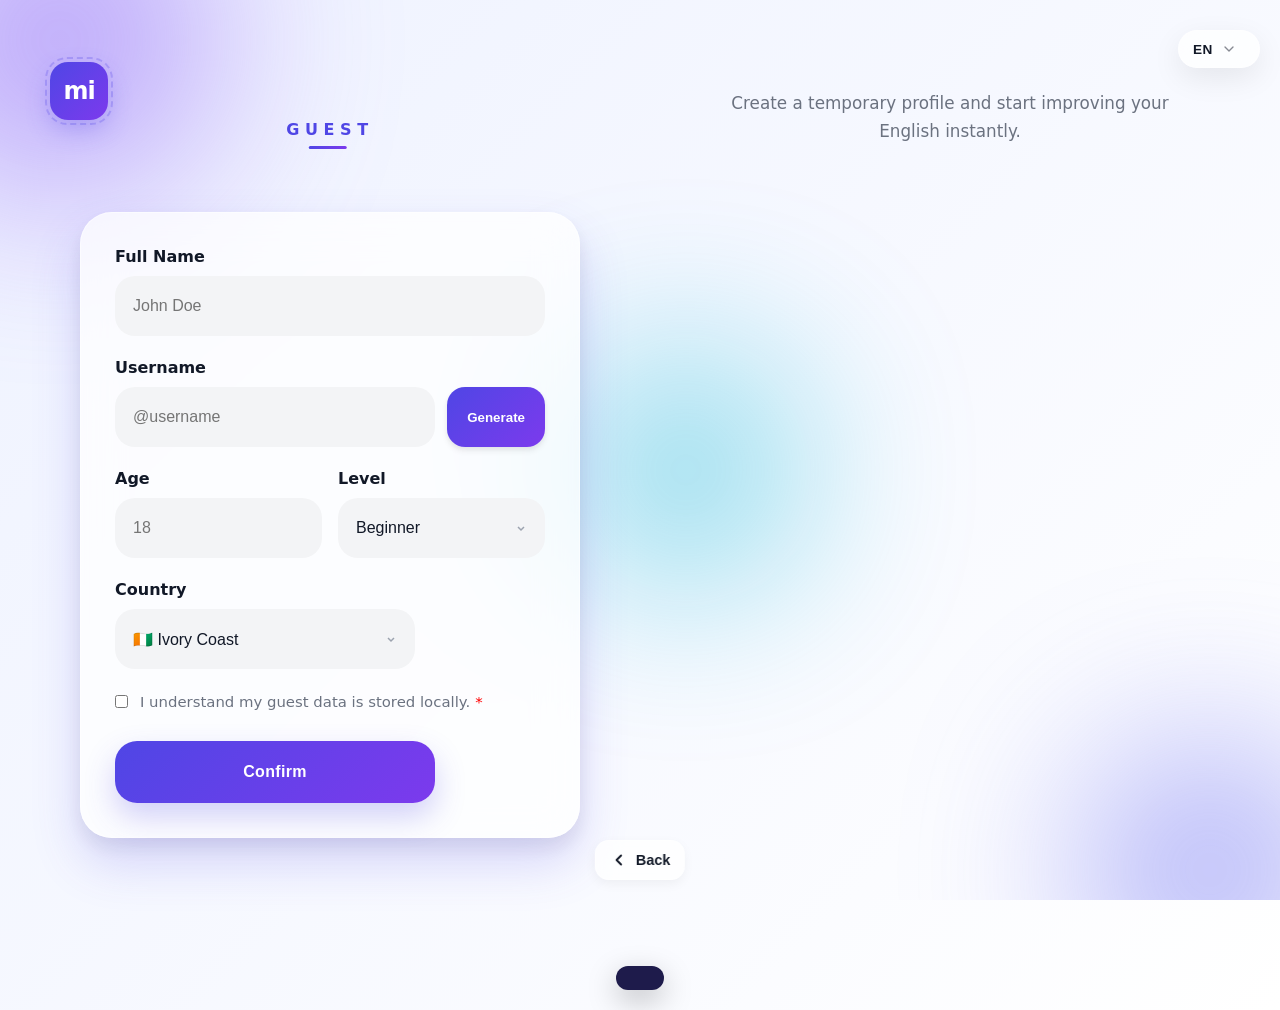
<file: guest.html>
<!DOCTYPE html>
<html lang="en">

<head>

<meta charset="UTF-8">
<meta name="viewport" content="width=device-width, initial-scale=1.0">

<title>miTEST - Guest Setup</title>

<link rel="stylesheet" href="Guest/style.css">

</head>

<body>

<!-- Floating Background -->
<div class="bg-blobs">

    <div class="blob blob-1"></div>
    <div class="blob blob-2"></div>
    <div class="blob blob-3"></div>

</div>
<!-- OFFLINE -->
<div
    class="network-toast offline"
    id="offlineBanner">

    <div class="toast-icon">📡</div>

    <div class="toast-content">
        <h4 data-i18n="BackOffTitle">Network issues</h4>
        <p data-i18n="BackOffText">You are offline — but miTEST still works!</p>
    </div>

</div>

<!-- ONLINE -->
<div
    class="network-toast online"
    id="onlineBanner">

    <div class="toast-icon">✓</div>

    <div class="toast-content">
        <h4 data-i18n="BackOnTitle">Back online</h4>
        <p data-i18n="BackOnText">Your connection has been restored!</p>
    </div>

</div>

<!-- Generate Toast Notification -->
<div id="btnToast" class="btn-toast" role="status" aria-live="polite"></div>

<!-- Back Toast Notification -->
<div id="guestToast" class="guest-toast" role="status" aria-live="polite"></div>

<main class="guest-page">
  
<!-- HERO -->
<section class="hero">
        <!-- Logo -->
        <div class="logo-area">

            <div class="logo-icon">
                mi
            </div>

        </div>

        <!-- Center Text -->
        <div class="text-area">

            <div
                class="pg-text"
                aria-hidden="true"
            data-i18n="guestHead">
                GUEST
            </div>

        </div>
     <!-- Language Switcher -->
        <div class="language-switcher" id="languageSwitcher">

            <button
                class="lang-trigger"
                id="langTrigger"
                aria-label="Change language"
                aria-expanded="false"
                type="button">

                <span class="lang-label">EN</span>

                <svg class="lang-chevron" viewBox="0 0 24 24" aria-hidden="true">

                    <path
                        d="M6 9L12 15L18 9"
                        fill="none"
                        stroke="currentColor"
                        stroke-width="2"
                        stroke-linecap="round"
                        stroke-linejoin="round"
                    />

                </svg>

            </button>

<!-- language Dropdown -->
<div class="lang-dropdown" id="langDropdown">
  <div class="lang-dropdown-header">
    <span class="lang-icon-wrapper">
      <svg class="lang-icon" viewBox="0 0 24 24" fill="none" xmlns="http://www.w3.org/2000/svg">
        <circle cx="12" cy="12" r="10" stroke="currentColor" stroke-width="1.5"/>
        <ellipse cx="12" cy="12" rx="4" ry="10" stroke="currentColor" stroke-width="1.5"/>
        <path d="M2 12h20M12 2v20" stroke="currentColor" stroke-width="1.5" stroke-linecap="round"/>
      </svg>
    </span>
    <p class="lang-dropdown-text" data-i18n="langDropdownTx">Choose language</p>
  </div>

  <div class="lang-options-divider"></div>

  <button class="lang-option active" data-lang="en" type="button">
    <span class="lang-flag">🇬🇧</span>
    <span class="lang-option-text" data-i18n="EnlangCH">English</span>
    <span class="lang-check">
      <svg viewBox="0 0 24 24" fill="none" xmlns="http://www.w3.org/2000/svg">
        <path d="M5 13l4 4L19 7" stroke="currentColor" stroke-width="2.5" stroke-linecap="round" stroke-linejoin="round"/>
      </svg>
    </span>
  </button>

  <button class="lang-option" data-lang="fr" type="button">
    <span class="lang-flag">🇫🇷</span>
    <span class="lang-option-text" data-i18n="FrlangCH">Français</span>
    <span class="lang-check">
      <svg viewBox="0 0 24 24" fill="none" xmlns="http://www.w3.org/2000/svg">
        <path d="M5 13l4 4L19 7" stroke="currentColor" stroke-width="2.5" stroke-linecap="round" stroke-linejoin="round"/>
      </svg>
    </span>
  </button>
</div>
</div>
</section>
<!-- Description -->
<p class="tagline" data-i18n="descript"> Create a temporary profile and start improving your English instantly.</p>


    <!-- Right Form -->
    <section class="form-side">

        <div class="form-card">
            <form id="guestForm">

                <!-- Name -->
                <div class="input-group">

                    <label for="fullName" data-i18n="fullName">
                        Full Name
                    </label>

                    <input
                        type="text"
                        id="fullName"
                        name="fullName"
                        class="input-field"
                        placeholder="John Doe"
                        required
                    >

                </div>

                <!-- Username -->
                <div class="input-group">

                    <label for="username" data-i18n="username">
                        Username
                    </label>

                    <div class="username-box">

                        <input
                            type="text"
                            id="username"
                            name="username"
                            class="input-field"
                            placeholder="@username"
                            required data-i18n-placeholder="usernameInput">

                        <button
                            type="button"
                            class="generate-btn"
                            id="generateBtn"
                        data-i18n="generate">
                            Generate
                        </button>

                    </div>

                </div>

                <!-- Age & Level -->
                <div class="double-fields">

                    <div class="input-group">

                        <label for="age" data-i18n="age">
                            Age
                        </label>

                        <input
                            type="number"
                            id="age"
                            name="age"
                            class="input-field"
                            placeholder="18"
                            min="5"
                            max="100"
                        >

                    </div>

                    <div class="input-group">
    <label data-i18n="level">
        Level
    </label>

    <div class="advanced-select-wrapper">
        <div class="advanced-select" tabindex="0">
            <div class="selected-option">
                <span class="selected-text" data-i18n="lvlBg">🌱 Beginner</span>
                <svg class="select-arrow" width="12" height="12" viewBox="0 0 12 12">
                    <path d="M3 5l3 3 3-3" stroke="currentColor" stroke-width="1.5" fill="none"/>
                </svg>
            </div>
            
            <div class="select-dropdown">
                <div class="select-options">
                    <div class="select-option active" data-value="beginner">
                        <span class="option-icon">🌱</span>
                        <div class="option-content">
                            <span class="option-label" data-i18n="lvlBg">Beginner</span>
                            <span class="option-desc">Just getting started</span>
                        </div>
                        <svg class="check-icon" width="16" height="16" viewBox="0 0 16 16">
                            <path d="M13.3 4.3L6 11.6 2.7 8.3" stroke="currentColor" stroke-width="2" fill="none"/>
                        </svg>
                    </div>
                    
                    <div class="select-option" data-value="intermediate">
                        <span class="option-icon">🌿</span>
                        <div class="option-content">
                            <span class="option-label" data-i18n="lvlInter">Intermediate</span>
                            <span class="option-desc">Some experience</span>
                        </div>
                        <svg class="check-icon" width="16" height="16" viewBox="0 0 16 16">
                            <path d="M13.3 4.3L6 11.6 2.7 8.3" stroke="currentColor" stroke-width="2" fill="none"/>
                        </svg>
                    </div>
                    
                    <div class="select-option" data-value="advanced">
                        <span class="option-icon">🌳</span>
                        <div class="option-content">
                            <span class="option-label" data-i18n="lvlAdv">Advanced</span>
                            <span class="option-desc">Expert knowledge</span>
                        </div>
                        <svg class="check-icon" width="16" height="16" viewBox="0 0 16 16">
                            <path d="M13.3 4.3L6 11.6 2.7 8.3" stroke="currentColor" stroke-width="2" fill="none"/>
                        </svg>
                    </div>
                </div>
            </div>
        </div>
        
        <input type="hidden" name="level" value="beginner" class="hidden-input">
    </div>
</div>
</div>

<div class="input-group">
    <label data-i18n="country">
        Country
    </label>

    <div class="advanced-country-select-wrapper">
        <div class="advanced-country-select" tabindex="0">
            <div class="selected-option">
                <span class="selected-text">🇨🇮 Côte d'Ivoire</span>

                <svg class="select-arrow" width="12" height="12" viewBox="0 0 12 12">
                    <path d="M3 5l3 3 3-3"
                          stroke="currentColor"
                          stroke-width="1.5"
                          fill="none"/>
                </svg>
            </div>

            <div class="select-dropdown">

                <div class="select-search">
                    <svg class="search-icon"
                         width="16"
                         height="16"
                         viewBox="0 0 24 24"
                         fill="none"
                         stroke="currentColor"
                         stroke-width="2">
                        <circle cx="11" cy="11" r="8"/>
                        <path d="M21 21l-4.35-4.35"/>
                    </svg>

                    <input type="text"
                           class="search-input"
                           placeholder="Search country..."
                           data-i18n-placeholder="search">
                </div>

                <!-- AUTO GENERATED OPTIONS -->
                <div class="select-options"></div>

                <!-- Only one no-results container now -->
                <div class="no-results" style="display: none;" role="status" aria-live="polite">
                  <div class="no-results-container">

                    <svg class="no-results-icon"
                         viewBox="0 0 24 24"
                         fill="none"
                         stroke="currentColor"
                         stroke-width="1.5"
                         stroke-linecap="round"
                         stroke-linejoin="round"
                         aria-hidden="true">

                      <!-- Globe -->
                      <circle cx="12" cy="12" r="10" class="icon-globe"/>
                      <ellipse cx="12" cy="12" rx="4" ry="10" class="icon-meridian"/>
                      <path d="M2 12h20" class="icon-equator"/>

                      <!-- Face -->
                      <g class="icon-face-group">
                        <path d="M16 16s-1.5-2-4-2-4 2-4 2" class="icon-mouth"/>
                        <line x1="9" y1="9" x2="9.01" y2="9" class="icon-eye"/>
                        <line x1="15" y1="9" x2="15.01" y2="9" class="icon-eye"/>
                      </g>
                    </svg>

                    <div class="no-results-content">
                      <h3 class="no-results-title">
                        No countries found
                      </h3>

                      <p class="no-results-description">
                        Try adjusting your search or filters to find what you're looking for.
                      </p>
                    </div>

                  </div>
                </div>
            </div>
        </div>

        <input type="hidden"
               name="country"
               value="Côte d'Ivoire"
               class="hidden-input">
    </div>
</div>

<div class="checkbox-row">
    <input type="checkbox" id="terms" name="terms" required aria-required="true">
    <label for="terms">
        <span data-i18n="checkMsg">
            I understand my guest data is stored locally.
        </span>
        <span aria-hidden="true" class="required-star">*</span>
    </label>
</div>

                <!-- Button -->
                <button 
                class="start-btn" 
                type="submit" 
                data-i18n="guestBtn" 
                id="btnOverlay">Valider</button>

            </form>

<!-- ADVANCED SUCCESS OVERLAY -->
<div class="success-overlay" id="successOverlay" role="dialog" aria-modal="true" aria-label="Profile created successfully">
  
  <!-- Glass backdrop -->
  <div class="success-backdrop"></div>

  <!-- Main success card -->
  <div class="success-card">
    
    <!-- Animated SVG checkmark -->
    <div class="checkmark-wrapper">
      <svg class="checkmark-svg" viewBox="0 0 100 100" aria-hidden="true">
        <circle class="checkmark-circle" cx="50" cy="50" r="45" />
        <path class="checkmark-path" d="M28 52l16 16 28-32" />
      </svg>
      <div class="checkmark-glow"></div>
    </div>

    <!-- Title -->
    <h2 class="success-title" data-i18n="successTitle">Profile Created! 🎉</h2>
    <p class="success-subtitle" data-i18n="profileCreatedSubtitle">Review your info before continuing</p>

    <!-- Profile summary -->
    <div class="profile-summary">
      <div class="summary-row">
        <span class="summary-label" data-i18n="summaryName">Name</span>
        <span class="summary-value" id="summaryName">—</span>
      </div>
      <div class="summary-row">
        <span class="summary-label" data-i18n="summaryUsername">Username</span>
        <span class="summary-value" id="summaryUsername">—</span>
      </div>
      <div class="summary-row">
        <span class="summary-label" data-i18n="summaryLevel">Level</span>
        <span class="summary-value" id="summaryLevel">—</span>
      </div>
      <div class="summary-row">
        <span class="summary-label" data-i18n="summaryCountry">Country</span>
        <span class="summary-value" id="summaryCountry">—</span>
      </div>
    </div>

    <!-- Countdown progress bar -->
    <div class="redirect-progress">
      <div class="progress-track">
        <div class="progress-fill" id="progressFill"></div>
      </div>
      <span class="progress-text" id="progressText" >Loading summary...</span>
    </div>

    <!-- Action buttons -->
    <div class="success-actions">
      <button class="go-now-btn" id="goNowBtn" type="button">
        <span data-i18n="goDashboard">Go to Home</span>
        <svg viewBox="0 0 24 24" aria-hidden="true">
          <path d="M5 12h14M12 5l7 7-7 7" stroke="currentColor" stroke-width="2" fill="none" stroke-linecap="round" stroke-linejoin="round"/>
        </svg>
      </button>
      <button class="stay-btn" id="stayBtn" type="button">
        <span data-i18n="editInfo">Edit Info</span>
      </button>
    </div>

  </div>
</div>
   </section>

</main>
<!-- Back Button -->
<button
    class="back-trigger"
    id="backBtn"
    aria-label="Go back"
    type="button">

            <svg
                class="back-icon"
                viewBox="0 0 24 24"
                aria-hidden="true">

                <path
                    d="M15 18L9 12L15 6"
                    fill="none"
                    stroke="currentColor"
                    stroke-width="2.5"
                    stroke-linecap="round"
                    stroke-linejoin="round"
                />
            </svg>
            <span class="back-label" data-i18n="back">
                Back
            </span>
        
</button>
<script src="Guest/script.js"></script>

</body>
</html>
</file>
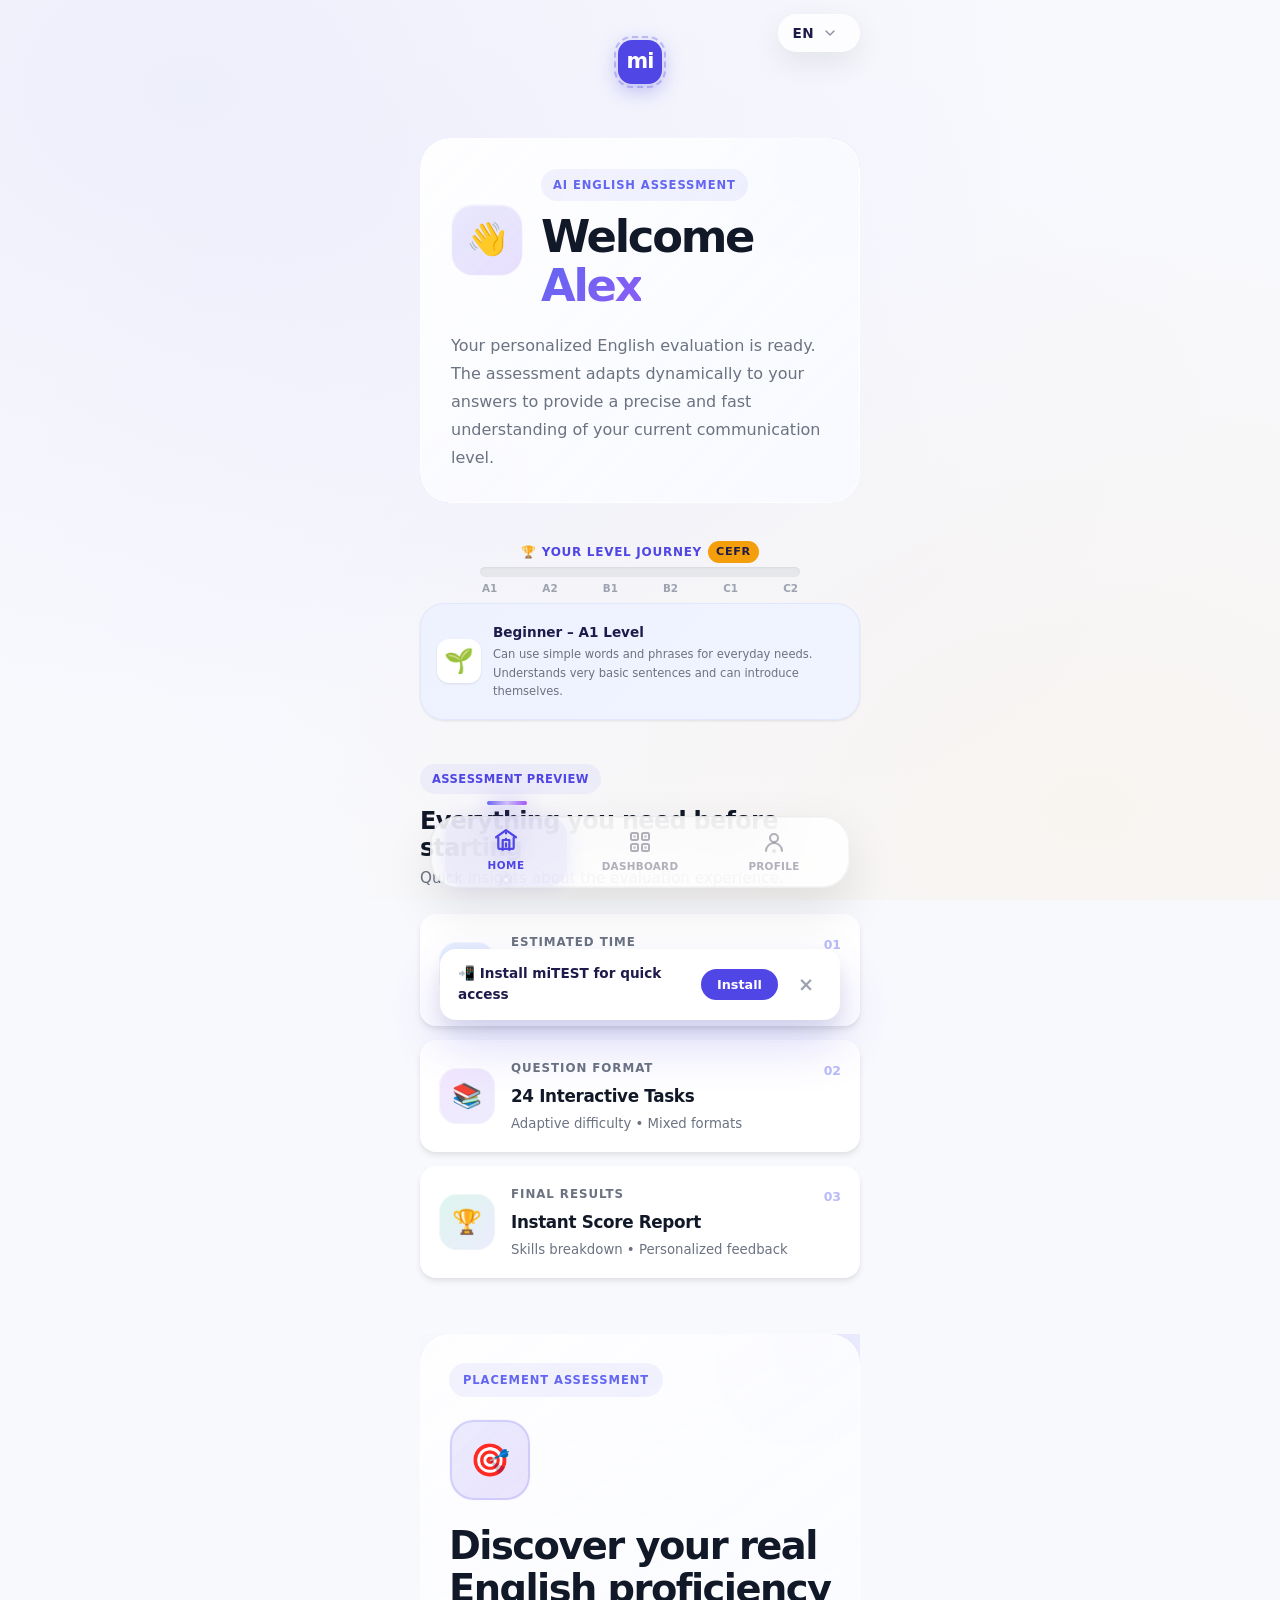
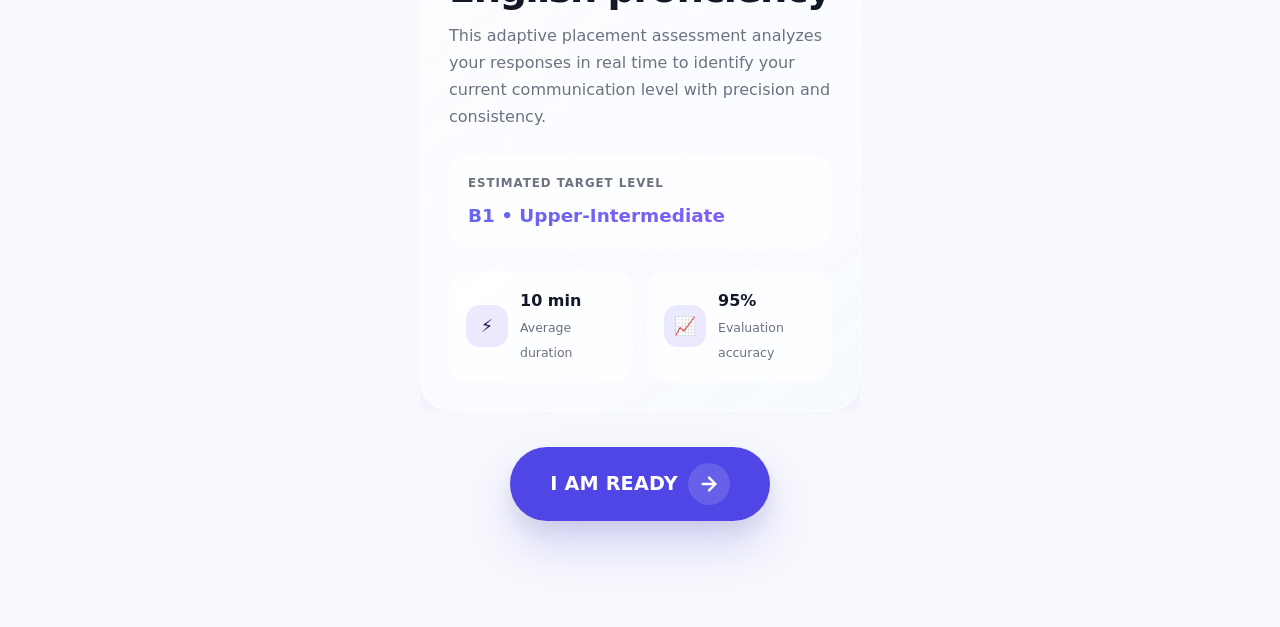
<file: wel.html>
<!DOCTYPE html>
<html lang="en">
<head>
    <meta charset="UTF-8">
    <meta name="viewport" content="width=device-width, initial-scale=1.0">
    <meta name="theme-color" content="#4F46E5">
    <meta name="description" content="miTEST - Discover your English level (A1–C2) with instant feedback and tailored learning suggestions.">
    <meta name="apple-mobile-web-app-capable" content="yes">
    <meta name="apple-mobile-web-app-status-bar-style" content="black-translucent">
    <meta name="apple-mobile-web-app-title" content="miTEST">

    <link rel="manifest" href="[data-uri]">

    <title>miTEST - Discover Your English Level</title>

    <link rel="stylesheet" href="Welcome/style.css">
</head>

<body>
<!-- OFFLINE BANNER -->
<div class="network-toast offline" id="offlineBanner">
    <div class="toast-icon">📡</div>
    <div class="toast-content">
        <h4>Network issues</h4>
        <p>You are offline — but miTEST still works!</p>
    </div>
</div>

<!-- ONLINE BANNER -->
<div class="network-toast online" id="onlineBanner">
    <div class="toast-icon">✓</div>
    <div class="toast-content">
        <h4>Back online</h4>
        <p>Your connection has been restored!</p>
    </div>
</div>

<!-- TOAST -->
<div class="toast" id="toast" aria-live="assertive"></div>

<!-- INSTALL PROMPT -->
<div class="install-prompt" id="installPrompt" aria-live="polite">
    <span data-i18n="installPrompt">📲 Install miTEST for quick access</span>
    <button id="installBtn" data-i18n="installBtn">Install</button>
    <button class="close-prompt" id="closeInstallPrompt" aria-label="Close install prompt">&times;</button>
</div>

<!-- MAIN APP -->
<main class="app-container" role="main">

    <!-- Hero Section -->
    <section class="hero" aria-label="Welcome header">
        <div class="logo-area">
            <div class="logo-icon" aria-hidden="true">mi</div>
        </div>

        <div class="language-switcher" id="languageSwitcher">
            <button
                class="lang-trigger"
                id="langTrigger"
                aria-label="Change language"
                aria-expanded="false"
                type="button">
                <span class="lang-label">EN</span>
                <svg class="lang-chevron" viewBox="0 0 24 24" aria-hidden="true">
                    <path d="M6 9L12 15L18 9" fill="none" stroke="currentColor" stroke-width="2" stroke-linecap="round" stroke-linejoin="round"/>
                </svg>
            </button>

            <!-- Language Dropdown -->
            <div class="lang-dropdown" id="langDropdown">
                <div class="lang-dropdown-header">
                    <span class="lang-icon-wrapper">
                        <svg class="lang-icon" viewBox="0 0 24 24" fill="none" xmlns="http://www.w3.org/2000/svg">
                            <circle cx="12" cy="12" r="10" stroke="currentColor" stroke-width="1.5"/>
                            <ellipse cx="12" cy="12" rx="4" ry="10" stroke="currentColor" stroke-width="1.5"/>
                            <path d="M2 12h20M12 2v20" stroke="currentColor" stroke-width="1.5" stroke-linecap="round"/>
                        </svg>
                    </span>
                    <p class="lang-dropdown-text" data-i18n="langDropdownTx">Choose language</p>
                </div>
                <div class="lang-options-divider"></div>
                <button class="lang-option active" data-lang="en" type="button">
                    <span class="lang-flag">🇬🇧</span>
                    <span class="lang-option-text" data-i18n="EnlangCH">English</span>
                    <span class="lang-check">
                        <svg viewBox="0 0 24 24" fill="none" xmlns="http://www.w3.org/2000/svg">
                            <path d="M5 13l4 4L19 7" stroke="currentColor" stroke-width="2.5" stroke-linecap="round" stroke-linejoin="round"/>
                        </svg>
                    </span>
                </button>
                <button class="lang-option" data-lang="fr" type="button">
                    <span class="lang-flag">🇫🇷</span>
                    <span class="lang-option-text" data-i18n="FrlangCH">Français</span>
                    <span class="lang-check">
                        <svg viewBox="0 0 24 24" fill="none" xmlns="http://www.w3.org/2000/svg">
                            <path d="M5 13l4 4L19 7" stroke="currentColor" stroke-width="2.5" stroke-linecap="round" stroke-linejoin="round"/>
                        </svg>
                    </span>
                </button>
            </div>
        </div>
    </section>

<!-- =========================
     MODERN WELCOME CARD
========================= -->
<section class="welcome-hero" aria-labelledby="welcomeHeading">

    <!-- Ambient Background -->
    <div class="welcome-gradient"></div>
    <div class="welcome-grid"></div>

    <!-- Floating Shapes -->
    <div class="welcome-orb welcome-orb--one"></div>
    <div class="welcome-orb welcome-orb--two"></div>

    <div class="welcome-card">

        <!-- Top Row -->
        <div class="welcome-top">

            <div class="welcome-icon-box" aria-hidden="true">
                👋
            </div>

            <div class="welcome-text-content">

                <span class="welcome-badge">
                    AI English Assessment
                </span>

                <h1 class="welcome-title" id="welcomeHeading">
                    Welcome
                    <span id="guestName" class="welcome-user-name">
                        Alex
                    </span>
                </h1>

            </div>

        </div>

        <!-- Description -->
        <p class="welcome-description" data-i18n="welcomeDesc">
            Your personalized English evaluation is ready.
            The assessment adapts dynamically to your answers
            to provide a precise and fast understanding of your
            current communication level.
        </p>
    </div>

</section>

    <!-- Level Progress Bar -->
    <div class="level-bar-wrap">
        <div class="level-label">
            <span data-i18n="journey">🏆 Your Level Journey</span>
            <span class="badge">CEFR</span>
        </div>
        <div class="progress-bar-outer">
            <div
                class="progress-bar-inner"
                id="progressBar"
                role="progressbar"
                aria-valuenow="0"
                aria-valuemin="0"
                aria-valuemax="100">
            </div>
        </div>
        <div class="cefr-markers">
            <span>A1</span>
            <span>A2</span>
            <span>B1</span>
            <span>B2</span>
            <span>C1</span>
            <span>C2</span>
        </div>
    </div>

    <!-- Level Highlight -->
    <div class="level-highlight" aria-labelledby="level-heading">
        <div class="level-icon-wrap" aria-hidden="true">🌱</div>
        <div class="level-text">
            <h4 id="level-heading" data-i18n="levelTitle">Beginner – A1 Level</h4>
            <p data-i18n="levelDesc">
                Can use simple words and phrases for everyday needs. Understands very basic sentences and can introduce themselves.
            </p>
        </div>
    </div>

<!-- =========================
     SMART TEST OVERVIEW
========================= -->
<section class="exam-overview" aria-labelledby="exam-overview-title">

    <div class="overview-header">
        <span class="overview-badge">Assessment Preview</span>
        <h2 id="exam-overview-title">
            Everything you need before starting
        </h2>
        <p class="overview-subtitle">
            Quick insights about the evaluation experience.
        </p>
    </div>

    <!-- Card 1 -->
    <article class="overview-card">
        <div class="card-glow"></div>

        <div class="card-icon time">
            <span>⏳</span>
        </div>

        <div class="card-content">
            <div class="card-label">Estimated Time</div>
            <div class="card-value">18 Minutes</div>
            <div class="card-meta">
                Flexible pace • Auto-save enabled
            </div>
        </div>

        <div class="card-side-tag">01</div>
    </article>

    <!-- Card 2 -->
    <article class="overview-card">
        <div class="card-glow"></div>

        <div class="card-icon questions">
            <span>📚</span>
        </div>

        <div class="card-content">
            <div class="card-label">Question Format</div>
            <div class="card-value">24 Interactive Tasks</div>
            <div class="card-meta">
                Adaptive difficulty • Mixed formats
            </div>
        </div>

        <div class="card-side-tag">02</div>
    </article>

    <!-- Card 3 -->
    <article class="overview-card">
        <div class="card-glow"></div>

        <div class="card-icon result">
            <span>🏆</span>
        </div>

        <div class="card-content">
            <div class="card-label">Final Results</div>
            <div class="card-value">Instant Score Report</div>
            <div class="card-meta">
                Skills breakdown • Personalized feedback
            </div>
        </div>

        <div class="card-side-tag">03</div>
    </article>

</section>

<!-- =========================
     SMART GOAL SECTION
========================= -->
<section class="level-goal-section" aria-labelledby="goalTitle">

    <!-- Decorative Background -->
    <div class="goal-bg-gradient"></div>
    <div class="goal-bg-circle"></div>

    <div class="level-goal-card">

        <!-- Top Badge -->
        <div class="goal-top-badge">
            Placement Assessment
        </div>

        <!-- Icon -->
        <div class="goal-icon-box" aria-hidden="true">
            <span>🎯</span>
            <div class="goal-icon-ring"></div>
        </div>

        <!-- Content -->
        <div class="goal-content">

            <h2 id="goalTitle" class="goal-main-title">
                Discover your real English proficiency
            </h2>

            <p class="goal-main-description">
                This adaptive placement assessment analyzes your responses
                in real time to identify your current communication level
                with precision and consistency.
            </p>

            <!-- Level Highlight -->
            <div class="goal-level-card">

                <div class="goal-level-label">
                    Estimated Target Level
                </div>

                <div class="goal-level-value">
                    B1 • Upper-Intermediate
                </div>

            </div>

            <!-- Stats -->
            <div class="goal-stats">

                <div class="goal-stat">
                    <span class="goal-stat-icon">⚡</span>
                    <div>
                        <strong>10 min</strong>
                        <small>Average duration</small>
                    </div>
                </div>

                <div class="goal-stat">
                    <span class="goal-stat-icon">📈</span>
                    <div>
                        <strong>95%</strong>
                        <small>Evaluation accuracy</small>
                    </div>
                </div>

            </div>

        </div>

    </div>

</section>

    <!-- CTA Button -->
<button
    class="cta-button"
    id="startTestBtn"
    aria-label="Start the English test">
    <span class="btn-text">I AM READY</span>
    <span class="btn-text-loading" hidden aria-hidden="true">Preparing test...</span>
    <span class="cta-arrow">
        <svg
            xmlns="http://www.w3.org/2000/svg"
            width="22"
            height="22"
            viewBox="0 0 24 24"
            fill="none"
            stroke="currentColor"
            stroke-width="2.5"
            stroke-linecap="round"
            stroke-linejoin="round"
            aria-hidden="true">
            <path d="M5 12h14"/>
            <path d="m12 5 7 7-7 7"/>
        </svg>
        <span class="spinner" hidden aria-hidden="true"></span>
    </span>
</button>

</main>

<!-- Bottom Navigation Bar -->
<nav class="bottom-nav" aria-label="Main navigation">
    <div class="nav-bg-glow"></div>
    
    <div class="nav-item active" data-tab="home" aria-current="page">
        <div class="nav-item-bg"></div>
        <svg class="nav-icon" viewBox="0 0 24 24" fill="none" xmlns="http://www.w3.org/2000/svg">
            <path d="M12 17.99V14.99M12 10.99V11.99M12 4.99V5.99" stroke="currentColor" stroke-width="2" stroke-linecap="round"/>
            <path d="M3 9.5L12 3l9 6.5" stroke="currentColor" stroke-width="2" stroke-linecap="round" stroke-linejoin="round"/>
            <path d="M19 10v9a1 1 0 0 1-1 1H6a1 1 0 0 1-1-1v-9" stroke="currentColor" stroke-width="2" stroke-linecap="round" stroke-linejoin="round"/>
            <path d="M9 21V12h6v9" stroke="currentColor" stroke-width="2" stroke-linecap="round" stroke-linejoin="round"/>
        </svg>
        <span class="nav-label">Home</span>
    </div>

    <div class="nav-item" data-tab="dashboard">
        <div class="nav-item-bg"></div>
        <svg class="nav-icon" viewBox="0 0 24 24" fill="none" xmlns="http://www.w3.org/2000/svg">
            <rect x="3" y="3" width="7" height="7" rx="1.5" stroke="currentColor" stroke-width="2"/>
            <rect x="14" y="3" width="7" height="7" rx="1.5" stroke="currentColor" stroke-width="2"/>
            <rect x="3" y="14" width="7" height="7" rx="1.5" stroke="currentColor" stroke-width="2"/>
            <rect x="14" y="14" width="7" height="7" rx="1.5" stroke="currentColor" stroke-width="2"/>
            <circle cx="6.5" cy="6.5" r="1.5" fill="currentColor" opacity="0.6"/>
            <circle cx="17.5" cy="6.5" r="1.5" fill="currentColor" opacity="0.6"/>
            <circle cx="6.5" cy="17.5" r="1.5" fill="currentColor" opacity="0.6"/>
            <circle cx="17.5" cy="17.5" r="1.5" fill="currentColor" opacity="0.6"/>
        </svg>
        <span class="nav-label">Dashboard</span>
    </div>

    <div class="nav-item" data-tab="profile">
        <div class="nav-item-bg"></div>
        <svg class="nav-icon" viewBox="0 0 24 24" fill="none" xmlns="http://www.w3.org/2000/svg">
            <circle cx="12" cy="8" r="4" stroke="currentColor" stroke-width="2"/>
            <path d="M4 21a8 8 0 0 1 16 0" stroke="currentColor" stroke-width="2" stroke-linecap="round"/>
            <circle cx="12" cy="21" r="2" fill="currentColor" opacity="0.3"/>
        </svg>
        <span class="nav-label">Profile</span>
    </div>

    <!-- Floating pill indicator -->
    <div class="nav-pill" aria-hidden="true">
        <div class="nav-pill-shine"></div>
    </div>
</nav>

<script src="Welcome/script.js"></script>
</body>
</html>
</file>
<file: Guest/style.css>
:root{
    --primary:#4F46E5;
    --secondary:#6366F1;
    --bg:#eef2ff;
    --text:#111827;
    --text-briht:#1118273e;
    --text-light:#6b7280;
    --primary-dark:#3730A3;
    --primary-light:#818CF8;
    
    --no-results-text: #1e293b;
    --no-results-muted: #64748b;
    --no-results-icon: #94a3b8;
    --no-results-bg: transparent;

    --secondary:#7C3AED;

    --accent:#F59E0B;
    --accent-glow:#FCD34D;

    --bg:#f8f9fd;
    --card-bg:rgba(255,255,255,0.72);

    --text-secondary:#6b7280;

    --success:#10B981;
    --info:#3B82F6;
    --danger:#EF4444;

    --border:#e5e7eb;

    --shadow-sm:
        0 1px 3px rgba(0,0,0,0.06),
        0 1px 2px rgba(0,0,0,0.04);

    --shadow:
        0 4px 6px rgba(0,0,0,0.07),
        0 2px 4px rgba(0,0,0,0.04);

    --shadow-lg:
        0 20px 40px rgba(79,70,229,0.15),
        0 8px 16px rgba(0,0,0,0.06);

    --shadow-xl:
        0 25px 50px rgba(79,70,229,0.2),
        0 10px 20px rgba(0,0,0,0.08);

    --radius-sm:12px;
    --radius:18px;
    --radius-lg:24px;
    --radius-xl:32px;

    --font:'Segoe UI',system-ui,sans-serif;

    --transition:0.25s cubic-bezier(0.4,0,0.2,1);
    --bounce: 0.4s cubic-bezier(0.34, 1.56, 0.64, 1);
}
*{
    margin:0;
    padding:0;
    box-sizing:border-box;
}

html{
    scroll-behavior:smooth;
}

body{
    font-family:var(--font);
    background:
        linear-gradient(
            135deg,
            #eef2ff 0%,
            #ffffff 100%
        );

    min-height:100vh;
    overflow-x:hidden;
    color:var(--text);
    position:relative;
    padding-bottom: 110px;
}

/* =========================
   BACKGROUND
========================= */

.bg-blobs{
    position:fixed;
    inset:0;
    overflow:hidden;
    z-index:-1;
    pointer-events:none;
}

.blob{
    position:absolute;
    border-radius:50%;
    filter:blur(90px);
    opacity:0.5;
    animation:float 12s infinite ease-in-out;
}

.blob-1{
    width:320px;
    height:320px;
    background:#8b5cf6;
    top:-120px;
    left:-100px;
}

.blob-2{
    width:260px;
    height:260px;
    background:#6366f1;
    bottom:-100px;
    right:-60px;
}

.blob-3{
    width:220px;
    height:220px;
    background:#06b6d4;
    top:40%;
    left:45%;
}

@keyframes float{
    0%,100%{
        transform:translateY(0px);
    }
    50%{
        transform:translateY(-30px);
    }
}

/* LAYOUT */
.guest-page{
    min-height:100vh;
    display:grid;
    grid-template-columns:1fr 1fr;
    align-items:center;
    gap:60px;
    padding:50px;

    animation: fadeIn 1s ease;
}

/* HERO */
hero {
  display: grid;
  grid-template-columns: 1fr auto 1fr;   /* equal sides, centre auto-sized */
  align-items: center;                   /* vertical alignment */
  width: 100%;
  margin-bottom: 0.5rem;
}

/* CENTER TEXT */
.text-area{
    display:flex;
    justify-content:center;
}

.pg-text{
    font-size:1rem;
    font-weight:800;
    letter-spacing:0.35em;
    color:var(--primary);
    position:relative;
    padding-bottom:10px;
}

/* Underline */
.pg-text::after{
    content:"";
    position:absolute;
    left:50%;
    bottom:0;
    transform:translateX(-56%);
    width:38px;
    height:3px;
    border-radius:999px;
    background:
        linear-gradient(
            90deg,
            var(--primary),
            var(--secondary)
        );
}

.tagline {
  text-align: center;
  max-width: 500px;
  margin: 1.5rem auto 0;   /* top spacing + horizontal centring */
  color: var(--text-secondary);
  line-height: 1.7;
  font-size: 1.05rem;
  opacity: 0;
  animation: fadeInOnce 0.8s ease forwards;
  animation-delay: 0.2s;
}

/* LOGO */
.logo-area{
    display:flex;
    justify-self: start;
    align-items:center;
}

.logo-icon{
    width:58px;
    height:58px;
    border-radius:18px;
    background:
        linear-gradient(
            135deg,
            var(--primary),
            var(--secondary)
        );
    display:flex;
    align-items:center;
    justify-content:center;
    color:white;
    font-size:1.5rem;
    font-weight:900;
    letter-spacing:-1px;
    position:relative;
    box-shadow:
        0 10px 24px rgba(79,70,229,0.28);

    animation:
        logo-float 3s ease-in-out infinite;
}

/* Rotating Ring */
.logo-icon::after{
    content:"";
    position:absolute;
    inset:-5px;
    border-radius:22px;
    border:2px dashed rgba(79,70,229,0.25);
    animation:spin-dash 10s linear infinite;
}

@keyframes fadeInOnce {
    to {
        opacity: 1;
    }
}

/* ANIMATIONS */
@keyframes logo-float{
    0%,100%{
        transform:translateY(0px);
    }
    50%{
        transform:translateY(-8px);
    }
}

@keyframes spin-dash{
    from{
        transform:rotate(0deg);
    }
    to{
        transform:rotate(360deg);
    }
}

/* RESPONSIVE */
@media(max-width:640px){
    .hero{
        grid-template-columns:
            60px
            1fr
            60px;
    }

    .logo-icon{
        width:50px;
        height:50px;
        font-size:1.2rem;
    }

    .tagline{
        font-size:0.96rem;
        padding:0 10px;
    }
    
    .pg-text{
        font-size:1rem;
        letter-spacing:0.35em;
    }

}

/* =========================
   FEATURES
========================= */

.feature-list{
    display:flex;
    flex-direction:column;
    gap:18px;
    margin-top:34px;
}

.feature-item{
    background:rgba(255,255,255,0.55);
    border:1px solid rgba(255,255,255,0.5);
    backdrop-filter:blur(18px);
    padding:18px 22px;
    border-radius:22px;
    font-weight:700;
    transition:var(--transition);
    box-shadow:var(--shadow-sm);

}

.feature-item:hover{
    transform:
        translateY(-4px)
        scale(1.01);
    box-shadow:var(--shadow-lg);
}

/* FORM SIDE */
.form-side{
  margin-top: -20px;
    display:flex;
    justify-content:center;
}

.form-card{
    width:100%;
    max-width:500px;
    background:var(--card-bg);
    border:1px solid rgba(255,255,255,0.5);
    backdrop-filter:blur(20px);
    border-radius:var(--radius-xl);
    padding:34px;
    box-shadow:var(--shadow-xl);
    transition:var(--transition);
}

.form-card:hover{
    transform:translateY(-3px);
}

/* INPUTS */
.input-group{
    margin-bottom:22px;
}

.input-group label{
    display:block;
    margin-bottom:10px;
    font-weight:700;
    color:var(--text);
}

.input-field{
    width:100%;
    height:60px;
    border:none;
    border-radius:20px;
    background:#f3f4f6;
    padding:0 18px;
    font-size:1rem;
    color:var(--text);
    transition:var(--transition);
}

.input-field:hover{
    background:#eef2ff;
}

.input-field:focus{
    outline:none;
    background:white;
    transform:translateY(-2px);
    box-shadow:
        0 0 0 4px rgba(79,70,229,0.14),
        0 8px 20px rgba(79,70,229,0.08);
}

.input-field.generated {
  background: #d9f0e6;
  border-color: #2f9e6b;
  animation: subtlePulse 0.6s ease;
}

@keyframes subtlePulse {
  0% { transform: scale(1); }
  30% { transform: scale(1.02); background: #c3f0da; }
  100% { transform: scale(1); }
}

.input-field.error {
  outline:none;
    background: #ffd5d5;
    transform:translateY(-2px);
    box-shadow:
        0 0 0 4px rgba(79,70,229,0.14),
        0 8px 20px rgba(79,70,229,0.08);
}

/* Layout & Grid */
.double-fields {
  display: grid;
  grid-template-columns: 1fr 1fr;
  gap: 16px;
}

/* Advanced Select - Wrapper & Base */
.advanced-select-wrapper {
  position: relative;
  width: 100%;
  max-width: 300px;
  font-family: -apple-system, BlinkMacSystemFont, 'Segoe UI', Roboto, sans-serif;
}

.advanced-select {
  position: relative;
  cursor: none;
  user-select: none;
}
    
/* Advanced Country Select - Wrapper & Base */
.advanced-country-select-wrapper {
  position: relative;
  width: 100%;
  max-width: 300px;
  font-family: -apple-system, BlinkMacSystemFont, 'Segoe UI', Roboto, sans-serif;
}

.advanced-country-select {
  position: relative;
  cursor: none;
  user-select: none;
}

/* Selected Option */
.selected-option {
  display: flex;
  align-items: center;
  justify-content: space-between;
  padding: 12px 18px;
  background: #f3f4f6;
  border: none;
  border-radius: 20px;
  transition: var(--transition, all 0.3s ease);
  min-height: 60px;
  font-size: 1rem;
  color: var(--text, #2d3748);
}

.selected-option:hover {
  background: #eef2ff;
}

.selected-text {
  color: var(--text);
}

.select-arrow {
  transition: transform 0.3s ease;
  color: #9ca3af;
}

/* Active State - Selected Option */
.advanced-select.active .selected-option {
  background: #fff;
  transform: translateY(-2px);
  box-shadow:
  0 0 0 4px rgba(79, 70, 229, 0.14),
  0 8px 20px rgba(79, 70, 229, 0.08);
}

.advanced-select.active .select-arrow {
  transform: rotate(180deg);
  color: #4f46e5;
}

/* Dropdown */
.select-dropdown {
  position: absolute;
  top: calc(100% + 10px);
  left: 0;
  right: 0;
  background: #fff;
  border: none;
  border-radius: 20px;
  box-shadow:
  0 0 0 4px rgba(79, 70, 229, 0.08),
  0 8px 20px rgba(79, 70, 229, 0.06);
  opacity: 0;
  visibility: hidden;
  transform: translateY(-10px);
  transition: all 0.3s ease;
  z-index: 9999;
  overflow: hidden;
}

.advanced-select.active .select-dropdown {
  opacity: 1;
  visibility: visible;
  transform: translateY(0);
}

/* Options List */
.select-options {
  max-height: 180px;
  overflow-y: auto;
}

.select-option {
  display: flex;
  align-items: center;
  padding: 12px 18px;
  cursor: none;
  margin-bottom: 3px;
  transition: all 0.2s ease;
  gap: 15px;
  border-radius: 12px;
}

.select-option:hover {
  background: #eef2ff;
}

.select-option.active {
  background: #ebf4ff;
  color: #4f46e5;
}

.no-results {
  display: grid;
  place-items: center;
  max-height: 200px;
  padding: 3rem 1.5rem;
  background: var(--no-results-bg);

  animation: fadeIn 0.5s cubic-bezier(.2,.8,.2,1);
}

.no-results-container {
  display: flex;
  flex-direction: column;
  align-items: center;
  gap: 1.25rem;
  max-width: 300px;
  text-align: center;
}

.no-results-container {
  transform: translateY(-10%);
}

.no-results-icon {
  width: 62px;
  height: 62px;
  
  color: var(--no-results-icon);

  transform-origin: center;
  will-change: transform;

  animation:
    float 4s ease-in-out infinite;
}

/* Hover effect */
.no-results-container:hover .no-results-icon {
  transform: scale(1.05) rotate(-4deg);
}

/* SVG Draw Animations */

.icon-globe,
.icon-meridian,
.icon-equator {
  stroke-dasharray: 100;
  stroke-dashoffset: 100;
}

.icon-globe {
  animation:
    draw 1s ease forwards 0.1s,
    pulseStroke 3s ease-in-out infinite 1.2s;
}

.icon-meridian {
  animation: draw 0.7s ease forwards 0.5s;
}

.icon-equator {
  animation: draw 0.7s ease forwards 0.7s;
}

/* Face */
.icon-face-group {
  opacity: 0;
  transform: translateY(2px) scale(.95);
  transform-origin: center;

  animation:
    revealFace .45s cubic-bezier(.2,.8,.2,1) forwards 1s;
}

.icon-eye {
  stroke-width: 2.5;
}

/* Typography */

.no-results-title {
  margin: 0 0 .4rem;

  font-size: clamp(1.1rem, 2vw, 1.35rem);
  font-weight: 650;
  letter-spacing: -0.02em;

  color: var(--no-results-text);
}

.no-results-description {
  margin: 0;

  font-size: clamp(.9rem, 1.5vw, .95rem);
  line-height: 1.6;

  color: var(--no-results-muted);
}

/* Animations */

@keyframes draw {
  to {
    stroke-dashoffset: 0;
  }
}

@keyframes revealFace {
  to {
    opacity: 1;
    transform: translateY(0) scale(1);
  }
}

@keyframes fadeIn {
  from {
    opacity: 0;
    transform: translateY(10px);
  }

  to {
    opacity: 1;
    transform: translateY(0);
  }
}

@keyframes float {
  0%, 100% {
    transform: translateY(0);
  }

  50% {
    transform: translateY(-4px);
  }
}

@keyframes pulseStroke {
  0%, 100% {
    opacity: 1;
  }

  50% {
    opacity: .7;
  }
}

/* Dark Mode */

@media (prefers-color-scheme: dark) {
  :root {
    --no-results-text: #f8fafc;
    --no-results-muted: #94a3b8;
    --no-results-icon: #64748b;
  }
}

/* Reduced Motion */

@media (prefers-reduced-motion: reduce) {

  *,
  *::before,
  *::after {
    animation: none !important;
    transition: none !important;
  }

  .icon-globe,
  .icon-meridian,
  .icon-equator {
    stroke-dashoffset: 0;
  }

  .icon-face-group {
    opacity: 1;
    transform: none;
  }
}

/* Mobile */

@media (max-width: 480px) {

  .no-results {
    min-height: 200px;
    padding: 2rem 1rem;
  }

  .no-results-icon {
    width: 56px;
    height: 56px;
  }
}

/* Option Elements */
.option-icon {
  font-size: 20px;
  flex-shrink: 0;
}

.option-content {
  flex: 1;
  display: flex;
  flex-direction: column;
}

.option-label {
  font-size: 14px;
  font-weight: 500;
  color: var(--text, #2d3748);
}

.option-desc {
  font-size: 12px;
  color: #6b7280;
  margin-top: 2px;
}

/* Active Option States */
.select-option.active .option-label {
  color: #4f46e5;
}

.check-icon {
  opacity: 0;
  transition: opacity 0.2s ease;
  color: #4f46e5;
  flex-shrink: 0;
}

.select-option.active .check-icon {
  opacity: 1;
}

/* Search */
.select-search {
  padding: 12px;
  border-radius: 0 0 10px 10px;
  border-bottom: 1px solid #e2e8f0;
  position: relative;
  margin-bottom: 5px;
}

.search-icon {
  position: absolute;
  left: 24px;
  top: 50%;
  transform: translateY(-50%);
  color: #a0aec0;
  pointer-events: none;
}

.search-input {
  width: 100%;
  padding: 8px 12px 8px 36px;
  border: 1px solid #e2e8f0;
  border-radius: 6px;
  font-size: 14px;
  outline: none;
  transition: border-color 0.3s ease;
}

.search-input:focus {
  border-color: #667eea;
  box-shadow: 0 0 0 2px rgba(102, 126, 234, 0.1);
}

.search-input::placeholder {
  color: #a0aec0;
}

/* Scrollbar */
.select-options::-webkit-scrollbar {
  width: 6px;
}

.select-options::-webkit-scrollbar-track {
  background: transparent;
}

.select-options::-webkit-scrollbar-thumb {
  background: #d1d5db;
  border-radius: 3px;
}

.select-options::-webkit-scrollbar-thumb:hover {
  background: #9ca3af;
}
    
/* Active State - Country Selected Option */
.advanced-country-select.active .selected-option {
    background: #fff;
    transform: translateY(-2px);
    box-shadow:
        0 0 0 4px rgba(79, 70, 229, 0.14),
        0 8px 20px rgba(79, 70, 229, 0.08);
}

.advanced-country-select.active .select-arrow {
    transform: rotate(180deg);
    color: #4f46e5;
}

/* Country Dropdown visibility */
.advanced-country-select.active .select-dropdown {
    opacity: 1;
    visibility: visible;
    transform: translateY(0);
}

.username-box{
    display:flex;
    gap:12px;
}
.generate-btn {
    border: none;
    background: linear-gradient(135deg, var(--primary), var(--secondary));
    color: white;
    padding: 0 20px;
    border-radius: 18px;
    font-weight: 700;
    transition: transform 0.2s ease, box-shadow 0.2s ease;
    box-shadow: var(--shadow);
}
@keyframes pop {
    0% { transform: scale(1); }
    50% { transform: scale(0.92); }
    100% { transform: scale(1); }
}
.generate-btn:active {
    animation: pop 0.2s ease;
}
.generate-btn:focus {
    outline: none;
}
.generate-btn:focus-visible {
    outline: 2px solid var(--primary);
    outline-offset: 2px;
}

/* CHECKBOX */
.checkbox-row{
    display:flex;
    align-items:flex-start;
    gap:12px;
    margin:20px 0 26px;
}

.checkbox-row input{

    margin-top:4px;

    accent-color:var(--primary);

}

.checkbox-row span{

    color:var(--text-secondary);

    font-size:0.93rem;

    line-height:1.6;

}

/* BUTTON */
.start-btn {
    display: inline-flex;
    align-items: center;
    justify-content: center;
    width: 100%;
    max-width: 320px;                /* optional, prevents overly wide buttons */
    height: 62px;
    border: none;
    border-radius: 22px;
    background: linear-gradient(135deg, var(--primary, #4f46e5), var(--secondary, #7c3aed));
    color: white;
    font-size: 1rem;
    font-weight: 800;
    letter-spacing: 0.02em;
    white-space: nowrap;             /* avoids accidental text wrapping */
    cursor: none;
    transition: transform 0.35s ease, box-shadow 0.35s ease, background 0.35s ease;
    box-shadow: 0 14px 30px rgba(79,70,229,0.25);
}

.start-btn:hover {
    transform: translateY(-4px) scale(1.01);
    box-shadow: 0 18px 40px rgba(79,70,229,0.32);
}

/* Realistic 'pressed' state – moves down slightly instead of flying up */
.start-btn:active {
    transform: translateY(2px) scale(0.98);
    box-shadow: 0 8px 20px rgba(79,70,229,0.2);
}

/* Loading/disabled state toggled via JS */
.start-btn.active {
    opacity: 0.5;
    pointer-events: none;
}


/* SUCCESS OVERLAY — full‑screen glass experience */
.success-overlay {
  position: fixed;
  inset: 0;
  z-index: 1000;
  display: flex;
  align-items: center;
  justify-content: center;
  pointer-events: none;
  opacity: 0;
  transition: opacity 0.8s cubic-bezier(0.22, 0.61, 0.36, 1);
}

.success-overlay.active {
  opacity: 1;
  pointer-events: all;
}


/* SUCCESS CARD */
.success-card {
  position: relative;
  z-index: 3;
  background: var(--card-bg);
  border: 1px solid rgba(255, 255, 255, 0.5);
  backdrop-filter: blur(18px);
  -webkit-backdrop-filter: blur(18px);
  border-radius: var(--radius-xl);
  padding: 44px 36px 34px;
  max-width: 460px;
  width: 100%;
  text-align: center;
  box-shadow: var(--shadow-xl);
  transform: scale(0.8) translateY(30px);
  transition: transform 0.8s cubic-bezier(0.34, 1.56, 0.64, 1),
              box-shadow 0.8s ease;
}

.success-overlay.active .success-card {
  transform: scale(1) translateY(0);
  box-shadow: 0 30px 60px rgba(79, 70, 229, 0.22),
              0 10px 20px rgba(0, 0, 0, 0.05);
}


/* 
   CHECKMARK — SVG draw animation
 */
.checkmark-wrapper {
  position: relative;
  width: 90px;
  height: 90px;
  margin: 0 auto 20px;
}

.checkmark-svg {
  width: 100%;
  height: 100%;
}

.checkmark-circle {
  fill: none;
  stroke: var(--primary);
  stroke-width: 4;
  stroke-dasharray: 283;
  stroke-dashoffset: 283;
  animation: drawCircle 0.8s 0.5s cubic-bezier(0.65, 0, 0.35, 1) forwards;
}

@keyframes drawCircle {
  to { stroke-dashoffset: 0; }
}

.checkmark-path {
  fill: none;
  stroke: var(--primary);
  stroke-width: 4.5;
  stroke-linecap: round;
  stroke-linejoin: round;
  stroke-dasharray: 72;
  stroke-dashoffset: 72;
  animation: drawCheck 0.8s 1.2s cubic-bezier(0.65, 0, 0.35, 1) forwards;
}

@keyframes drawCheck {
  to { stroke-dashoffset: 0; }
}

.checkmark-glow {
  position: absolute;
  top: 50%;
  left: 50%;
  width: 70px;
  height: 70px;
  border-radius: 50%;
  background: radial-gradient(circle, rgba(79, 70, 229, 0.3) 0%, transparent 70%);
  transform: translate(-50%, -50%);
  animation: glowPulse 4s 1s ease-in-out infinite;
}

@keyframes glowPulse {
  0%, 100% { transform: translate(-50%, -50%) scale(1); opacity: 0.6; }
  50% { transform: translate(-50%, -50%) scale(1.6); opacity: 0.2; }
}

/* TITLES & TEXT */
.success-title {
  font-size: 1.8rem;
  font-weight: 700;
  color: var(--text);
  margin: 0 0 6px;
  letter-spacing: -0.3px;
}

.success-subtitle {
  font-size: 0.95rem;
  color: var(--text-secondary);
  margin: 0 0 24px;
  line-height: 1.5;
}

/* PROFILE SUMMARY — matches your input-field background */
.profile-summary {
  background: #f3f4f6;
  border-radius: 20px;
  padding: 16px 20px;
  margin-bottom: 24px;
  display: flex;
  flex-direction: column;
  gap: 10px;
}

.summary-row {
  display: flex;
  justify-content: space-between;
  align-items: center;
  font-size: 0.9rem;
}

.summary-label {
  color: var(--text-secondary);
  font-weight: 600;
  text-transform: uppercase;
  letter-spacing: 0.4px;
  font-size: 0.72rem;
}

.summary-value {
  color: var(--text);
  font-weight: 700;
  font-size: 0.9rem;
  text-align: right;
  max-width: 60%;
  overflow: hidden;
  text-overflow: ellipsis;
  white-space: nowrap;
}

/* PROGRESS BAR — uses your primary gradient */
.redirect-progress {
  margin-bottom: 24px;
}

.progress-track {
  width: 100%;
  height: 4px;
  background: #e5e7eb;
  border-radius: 10px;
  overflow: hidden;
  margin-bottom: 8px;
}

.progress-fill {
  height: 100%;
  width: 0%;
  background: linear-gradient(90deg, var(--primary), var(--secondary), var(--primary));
  background-size: 200% 100%;
  border-radius: 10px;
  transition: width 0.1s linear;
}

.progress-fill.running {
  animation: progressFill 2.5s ease-out forwards, progressShimmer 1.5s linear infinite;
}

@keyframes progressFill {
  from { width: 0%; }
  to { width: 100%; }
}

@keyframes progressShimmer {
  0% { background-position: 200% 0; }
  100% { background-position: -200% 0; }
}

.progress-text {
  font-size: 0.8rem;
  color: var(--text-secondary);
  letter-spacing: 0.3px;
}

/* ACTION BUTTONS — match your .start-btn and .generate-btn */
.success-actions {
  display: flex;
  gap: 12px;
  justify-content: center;
  flex-wrap: wrap;
}

/* Go button — hidden initially, slides up after progress fills */
.go-now-btn {
  display: inline-flex;
  align-items: center;
  gap: 10px;
  background: linear-gradient(135deg, var(--primary), var(--secondary));
  color: #fff;
  border: none;
  padding: 14px 30px;
  border-radius: 22px;
  font-size: 1rem;
  font-weight: 700;
  cursor: none;
  letter-spacing: 0.2px;
  box-shadow: 0 14px 30px rgba(79, 70, 229, 0.25);
  
  /* Hidden by default */
  opacity: 0;
  transform: translateY(16px);
  pointer-events: none;
  transition: opacity 0.45s cubic-bezier(0.34, 1.56, 0.64, 1),
              transform 0.45s cubic-bezier(0.34, 1.56, 0.64, 1);
  animation: miPulse 2s infinite;
  animation-delay: 2.5s;
}

@keyframes miPulse {
        0% {
          box-shadow: 0 0 0 0 hsl(254.6,100%,64.2%);
        }
        70% {
          box-shadow: 0 0 0 10px hsla(132.7,0%,76.7%,0);
        }
        100% {
          box-shadow: 0 0 0 0 hsla(132.7,0%,76.7%,0);
        }
}

/* Revealed state */
.go-now-btn.revealed {
  opacity: 1;
  transform: translateY(0);
  pointer-events: auto;
}

.go-now-btn:hover {
  transform: translateY(-4px) scale(1.01);
  box-shadow: 0 18px 40px rgba(79, 70, 229, 0.32);
}

.go-now-btn:active {
  transform: scale(0.98);
}

.go-now-btn svg {
  width: 18px;
  height: 18px;
  transition: transform 0.3s ease;
}

.go-now-btn:hover svg {
  transform: translateX(3px);
}

/* Stay / Edit button — always visible */
.stay-btn {
  display: inline-flex;
  align-items: center;
  padding: 14px 28px;
  border-radius: 22px;
  font-size: 0.95rem;
  font-weight: 600;
  cursor: none;
  background: transparent;
  border: 1px solid var(--border);
  color: var(--text-secondary);
  transition: all 0.3s ease;
}

.stay-btn:hover {
  background: rgba(79, 70, 229, 0.05);
  border-color: var(--primary-light);
  color: var(--primary);
  transform: translateY(-2px);
}

.stay-btn:active {
  transform: scale(0.98);
}

/* RESPONSIVE */
@media (max-width: 500px) {
  .success-card {
    padding: 30px 20px 26px;
    border-radius: var(--radius-lg);
    max-width: 92%;
  }
  .success-card::before {
    border-radius: calc(var(--radius-lg) + 2px);
  }
  .success-title {
    font-size: 1.4rem;
  }
  .checkmark-wrapper {
    width: 70px;
    height: 70px;
    margin-bottom: 14px;
  }
  .go-now-btn {
    padding: 12px 24px;
    font-size: 0.9rem;
  }
  .stay-btn {
    padding: 12px 20px;
    font-size: 0.85rem;
  }
}

/* RESPONSIVE */
@media(max-width:980px){
    .guest-page{
        grid-template-columns:1fr;
        gap:40px;
        padding:30px 22px;
}


    .feature-list{
        align-items:center;
    }

    .headline{
        font-size:2.5rem;
    }

    .tagline{
        margin:auto;
    }

}

@media(max-width:640px){

    .form-card{
        padding:24px;
        border-radius:28px;
    }

    .double-fields{
        grid-template-columns:1fr;
    }

    .tagline{
        font-size:1rem;
    }

    .feature-item{
        width:100%;
    }
}

/* =========================
   LANGUAGE BUTTON
========================= */
.language-switcher {
    position: absolute;
    top: 30px;
    right: 20px;
    z-index: 100;
    justify-self: end;
}

.lang-trigger {
    display: flex;
    align-items: center;
    gap: 8px;
    padding: 10px 14px;
    border: 1px solid rgba(255,255,255,0.4);
    border-radius: 999px;
    background: rgba(255,255,255,0.75);
    backdrop-filter: blur(14px);
    box-shadow: 0 10px 30px rgba(0,0,0,0.08);
    transition: transform 0.25s ease, box-shadow 0.25s ease, background 0.25s ease;
    color: var(--text);
    font-weight: 700;
    min-width: 82px;
}

.lang-trigger:hover {
    transform: translateY(-2px);
    background: rgba(255,255,255,0.9);
    box-shadow: 0 14px 34px rgba(0,0,0,0.12);
}

.lang-trigger:active {
    transform: scale(0.96);
}

.lang-label {
    font-size: 0.85rem;
    letter-spacing: 0.03em;
}

.lang-chevron {
    width: 16px;
    height: 16px;
    opacity: 0.5;
    transition: transform 0.3s ease;
}

.language-switcher.open .lang-chevron {
    transform: rotate(180deg);
}

.lang-dropdown {
    position: absolute;
    top: calc(100% + 10px);
    right: 0;
    width: 180px;
    padding: 8px;
    border-radius: 18px;
    background: rgba(255,255,255,0.82);
    backdrop-filter: blur(18px);
    border: 1px solid rgba(255,255,255,0.4);
    box-shadow: 0 20px 40px rgba(0,0,0,0.12);
    opacity: 0;
    visibility: hidden;
    transform: translateY(10px) scale(0.96);
    transition: all 0.25s ease;
    pointer-events: none;
}

.language-switcher.open .lang-dropdown {
    opacity: 1;
    visibility: visible;
    transform: translateY(0) scale(1);
    pointer-events: auto;
}

/* Header section */
.lang-dropdown-header {
    display: flex;
    align-items: center;
    gap: 10px;
    padding: 10px 14px 8px;
}

.lang-icon-wrapper {
    display: flex;
    align-items: center;
    justify-content: center;
    width: 32px;
    height: 32px;
    border-radius: 10px;
    background: linear-gradient(
        135deg,
        rgba(99, 102, 241, 0.1),
        rgba(168, 85, 247, 0.1)
    );
    flex-shrink: 0;
}

.lang-icon {
    width: 18px;
    height: 18px;
    color: #6366f1;
}

.lang-dropdown-text {
    font-family: "Segoe UI", system-ui, -apple-system, sans-serif;
    font-size: 0.75rem;
    font-weight: 600;
    color: rgba(51, 51, 51, 0.6);
    letter-spacing: 0.02em;
    margin: 0;
    user-select: none;
}

.lang-dropdown-text::before {
    content: none;
}

/* Divider */
.lang-options-divider {
    height: 1px;
    margin: 4px 10px;
    background: linear-gradient(
        to right,
        transparent,
        rgba(99, 102, 241, 0.12),
        rgba(99, 102, 241, 0.12),
        transparent
    );
}

/* Language options */
.lang-option {
    width: 100%;
    display: flex;
    align-items: center;
    gap: 12px;
    padding: 12px 14px;
    border: none;
    background: transparent;
    border-radius: 14px;
    cursor: none;
    text-align: left;
    position: relative;
    margin: 2px 0;
    transition: all 0.2s cubic-bezier(0.4, 0, 0.2, 1);
}

.lang-option:hover {
    background: rgba(99, 102, 241, 0.06);
    transform: translateX(3px);
}

.lang-option:active {
    transform: scale(0.98) translateX(3px);
    background: rgba(99, 102, 241, 0.1);
}

.lang-option.active {
    background: rgba(99, 102, 241, 0.08);
}

.lang-option.active:hover {
    background: rgba(99, 102, 241, 0.12);
}

/* Flag */
.lang-flag {
    font-size: 1.2rem;
    line-height: 1;
    flex-shrink: 0;
    filter: grayscale(0.1);
    transition: filter 0.2s ease;
}

.lang-option:hover .lang-flag {
    filter: grayscale(0);
}

/* Option text */
.lang-option-text {
    font-size: 0.875rem;
    font-weight: 600;
    color: var(--text);
    flex: 1;
    letter-spacing: -0.01em;
}

/* Checkmark */
.lang-check {
    display: flex;
    align-items: center;
    justify-content: center;
    width: 20px;
    height: 20px;
    opacity: 0;
    transform: scale(0.5);
    transition: all 0.25s cubic-bezier(0.34, 1.56, 0.64, 1);
}

.lang-check svg {
    width: 100%;
    height: 100%;
    color: #6366f1;
}

.lang-option.active .lang-check {
    opacity: 1;
    transform: scale(1);
}

/* High contrast / dark mode support */
@media (prefers-color-scheme: dark) {
    .lang-dropdown {
        background: rgba(30, 30, 40, 0.92);
        border-color: rgba(255, 255, 255, 0.08);
        box-shadow:
            0 4px 6px rgba(0, 0, 0, 0.2),
            0 12px 24px rgba(0, 0, 0, 0.3),
            0 24px 48px rgba(0, 0, 0, 0.4);
    }

    .lang-dropdown-text {
        color: rgba(255, 255, 255, 0.5);
    }

    .lang-option-text {
        color: #e0e0e0;
    }

    .lang-icon-wrapper {
        background: linear-gradient(
            135deg,
            rgba(99, 102, 241, 0.2),
            rgba(168, 85, 247, 0.2)
        );
    }
}

/* Toast / Feedback */
.guest-toast {
  position: fixed;
  bottom: 30px;
  left: 50%;
  transform: translateX(-50%) translateY(120px);
  background: #1e1b4b;
  color: #fff;
  padding: 12px 24px;
  border-radius: 50px;
  font-weight: 600;
  font-size: 0.9rem;
  z-index: 999;
  box-shadow: 0 10px 30px rgba(0, 0, 0, 0.25);
  transition: transform var(--bounce);
  pointer-events: none;
  white-space: nowrap;
}
.guest-toast.show {
  transform: translateX(-50%) translateY(-50px);
}

.btn-toast {
  position: fixed;
  top: 30px;
  left: 50%;
  transform: translateX(-50%) translateY(-120px);
  background: #1e1b4b;
  color: #fff;
  padding: 12px 24px;
  border-radius: 50px;
  font-weight: 600;
  font-size: 0.9rem;
  z-index: 999;
  box-shadow: 0 10px 30px rgba(0, 0, 0, 0.25);
  transition: transform var(--bounce);
  pointer-events: none;
  white-space: nowrap;
}
.btn-toast.show {
  transform: translateX(-50%) translateY(100px);
}

/* BACK BUTTON */
.back-trigger {
  display: flex;
  position: fixed;
  bottom: max(20px, env(safe-area-inset-bottom, 20px));
  left: 50%;

  align-items: center;
  gap: 8px;
  
  background: rgba(255, 255, 255, 0.75);
  -webkit-backdrop-filter: blur(12px);
  backdrop-filter: blur(12px);
  border: 1px solid rgba(255, 255, 255, 0.4);

  padding: 10px 14px;
  border-radius: 14px;

  color: var(--text);
  font-size: 0.9rem;
  font-weight: 600;

  transform: translateX(-50%);
  opacity: 0;
  
  transition: 
    transform 0.2s ease,
    background 0.2s ease,
    box-shadow 0.2s ease;

  animation: buttonRise 0.5s cubic-bezier(0.22, 1, 0.36, 1) forwards;
  animation-delay: 2s;

  transition: background 0.2s ease, box-shadow 0.2s ease;

  will-change: transform, opacity;
    
  box-shadow: 0 4px 12px rgba(0, 0, 0, 0.05);
  z-index: 1000;
}

/* Optional: click feedback ONLY*/
.back-trigger:hover {
  animation: backHover 0.35s ease forwards;
}

/* ICON animation stays safe*/
.back-icon {
  width: 18px;
  height: 18px;
  animation: iconBreath 2.2s ease-in-out infinite;
}

@keyframes backHover {
  0% {
    opacity: 1;
    transform: translateX(-50%);
  }

  50% {
    opacity: 0.8;
    transform: translateX(calc(-100% - 10px));
  }

  100% {
    opacity: 1;
    transform: translateX(-50%);
  }
}

@keyframes iconBreath {
  0% {
    transform: translateX(0);
    opacity: 0.9;
  }

  50% {
    transform: translateX(-5px) scale(1.05);
    opacity: 1;
  }

  100% {
    transform: translateX(0);
    opacity: 0.9;
  }
}

/* Reduced motion */
@media (prefers-reduced-motion: reduce) {
  *,
  *::before,
  *::after {
    animation-duration: 0.01ms !important;
    animation-iteration-count: 1 !important;
    transition-duration: 0.01ms !important;
  }
}

@keyframes buttonRise {
  from {
    opacity: 0;
    transform: translateX(-50%) translateY(15px);
  }

  to {
    opacity: 1;
    transform: translateX(-50%) translateY(0);
  }
}

/* NETWORK TOAST */
.network-toast{
    --dragX: 0px;
    --dragY: 0px;
    position:fixed;
    top:24px;
    left:50%;
    width:calc(100% - 32px);
    max-width:620px;
    background:#f8f8f8;
    border-radius:34px;
    padding:26px 28px;
    display:flex;
    align-items:center;
    gap:20px;
    box-shadow:
        0 12px 30px rgba(0,0,0,.08),
        0 5px 12px rgba(0,0,0,.04);

    z-index:9999;

    opacity:0;
    visibility:hidden;
    transform:
        translateX(-50%)
        translateY(-30px)
        translateX(var(--dragX))
        translateY(var(--dragY));

    transition:
        opacity .35s ease,
        transform .35s ease,
        visibility .35s ease;

    touch-action:none;
    user-select:none;
    cursor:grab;
}
.network-toast.visible{
    opacity: 1;
    visibility: visible;
    transform:
        translateX(-50%)
        translateY(0)
        translateX(var(--dragX))
        translateY(var(--dragY));
}
.network-toast.dragging{
    transition:none;
    cursor:grabbing;
}
.network-toast.removing{
    transition:
        transform 0.3s ease-out,
        opacity 0.3s ease-out;
}

/* ICON */
.toast-icon{
    min-width:54px;
    height:54px;
    border-radius:50%;
    display:flex;
    align-items:center;
    justify-content:center;
    font-size:1.7rem;
    font-weight:700;
    flex-shrink:0;
}
.network-toast.offline .toast-icon{
    background: var(--primary-dark);
    color:var(--text);
}
.network-toast.online .toast-icon{
    background:var(--success);
    color:white;
}

/* TEXT */
.toast-content h4{
    font-size:2.1rem;
    font-weight:700;
    line-height:1.1;
    color:#111;
}
.toast-content p{
    margin-top:10px;
    font-size:1.45rem;
    line-height:1.35;
    color:#444;
}

/* MOBILE */
@media(max-width:600px){

    .network-toast{
        padding:15px;
        border-radius:21px;
    }

    .toast-content h4{
        font-size:1rem;
    }

    .toast-content p{
        font-size:0.8rem;
    }

    .toast-icon{
        min-width:36px;
        height:36px;
        font-size:1rem;
    }
}

/* Online Banner */
.online-banner {
          background: var(--success);
          color: white;
        }
        .online-banner .dot {
          background: #ffffff;
        }

.checkbox-row label .required-star {
  color: red;
}

@keyframes fadeIn {
    from {
        opacity: 0;
        transform: translateY(20px);
    }

    to {
        opacity: 1;
        transform: translateY(0);
    }

}
</file>
<file: Welcome/style.css>
/* ==================== CSS VARIABLES ==================== */
:root {
    --primary: #4F46E5;
    --primary-dark: #3730A3;
    --primary-light: #818CF8;
    --accent: #F59E0B;
    --accent-glow: #FCD34D;
    --bg: #f8f9fd;
    --card-bg: #ffffff;
    --card-border: rgba(255, 255, 255, 0.55);
    --text: #1e1b4b;
    --text-secondary: #6b7280;
    --text-light: #9ca3af;
    --success: #10B981;
    --info: #3B82F6;
    --danger: #EF4444;
    --border: #e5e7eb;
    --shadow-sm: 0 1px 3px rgba(0, 0, 0, 0.06), 0 1px 2px rgba(0, 0, 0, 0.04);
    --shadow: 0 4px 6px rgba(0, 0, 0, 0.07), 0 2px 4px rgba(0, 0, 0, 0.04);
    --shadow-lg: 0 20px 40px rgba(79, 70, 229, 0.15), 0 8px 16px rgba(0, 0, 0, 0.06);
    --shadow-xl: 0 25px 50px rgba(79, 70, 229, 0.2), 0 10px 20px rgba(0, 0, 0, 0.08);
    --radius-sm: 10px;
    --radius: 16px;
    --radius-lg: 24px;
    --radius-xl: 32px;
    --font: 'Segoe UI', system-ui, -apple-system, BlinkMacSystemFont, sans-serif;
    --transition: 0.25s cubic-bezier(0.4, 0, 0.2, 1);
    --bounce: 0.4s cubic-bezier(0.34, 1.56, 0.64, 1);
}

/* ==================== RESET & BASE ==================== */
*,
*::before,
*::after {
    margin: 0;
    padding: 0;
    box-sizing: border-box;
}

html {
    scroll-behavior: smooth;
    -webkit-tap-highlight-color: transparent;
    font-size: 16px;
}

body {
    font-family: var(--font);
    background: var(--bg);
    color: var(--text);
    line-height: 1.6;
    min-height: 100vh;
    min-height: 100dvh;
    overflow-x: hidden;
    -webkit-font-smoothing: antialiased;
    -moz-osx-font-smoothing: grayscale;
    display: flex;
    flex-direction: column;
    align-items: center;
    background-image:
        radial-gradient(ellipse at 15% 10%, rgba(79, 70, 229, 0.06) 0%, transparent 55%),
        radial-gradient(ellipse at 85% 90%, rgba(245, 158, 11, 0.05) 0%, transparent 55%),
        radial-gradient(ellipse at 50% 50%, rgba(129, 140, 248, 0.03) 0%, transparent 70%);
    background-attachment: fixed;
    padding-bottom: 100px;
}

/* ==================== NETWORK TOAST ==================== */
.network-toast {
    --dragX: 0px;
    --dragY: 0px;
    position: fixed;
    top: 24px;
    left: 50%;
    width: calc(100% - 32px);
    max-width: 620px;
    background: #f8f8f8;
    border-radius: 34px;
    padding: 26px 28px;
    display: flex;
    align-items: center;
    gap: 20px;
    box-shadow: 0 12px 30px rgba(0, 0, 0, 0.08), 0 5px 12px rgba(0, 0, 0, 0.04);
    z-index: 9999;
    opacity: 0;
    visibility: hidden;
    transform: translateX(-50%) translateY(-30px) translateX(var(--dragX)) translateY(var(--dragY));
    transition: opacity 0.35s ease, transform 0.35s ease, visibility 0.35s ease;
    touch-action: none;
    user-select: none;
    cursor: grab;
}

.network-toast.visible {
    opacity: 1;
    visibility: visible;
    transform: translateX(-50%) translateY(0) translateX(var(--dragX)) translateY(var(--dragY));
}

.network-toast.dragging {
    transition: none;
    cursor: grabbing;
}

.network-toast.removing {
    transition: transform 0.3s ease-out, opacity 0.3s ease-out;
}

.toast-icon {
    min-width: 54px;
    height: 54px;
    border-radius: 50%;
    display: flex;
    align-items: center;
    justify-content: center;
    font-size: 1.7rem;
    font-weight: 700;
    flex-shrink: 0;
}

.network-toast.offline .toast-icon {
    background: var(--primary-dark);
    color: #fff;
}

.network-toast.online .toast-icon {
    background: var(--success);
    color: #fff;
}

.toast-content h4 {
    font-size: 1.1rem;
    font-weight: 700;
    line-height: 1.1;
    color: #111;
}

.toast-content p {
    margin-top: 4px;
    font-size: 0.85rem;
    line-height: 1.35;
    color: #444;
}

@media (max-width: 600px) {
    .network-toast {
        padding: 16px 18px;
        border-radius: 22px;
        gap: 14px;
    }
    .toast-content h4 {
        font-size: 0.95rem;
    }
    .toast-content p {
        font-size: 0.78rem;
    }
    .toast-icon {
        min-width: 40px;
        height: 40px;
        font-size: 1.2rem;
    }
}

/* ==================== MAIN CONTAINER ==================== */
.app-container {
    width: 100%;
    max-width: 480px;
    padding: 0 20px;
    display: flex;
    flex-direction: column;
    align-items: center;
    position: relative;
    z-index: 1;
    animation: fadeIn 0.8s ease;
}

@keyframes fadeIn {
    from {
        opacity: 0;
        transform: translateY(15px);
    }
    to {
        opacity: 1;
        transform: translateY(0);
    }
}

/* ==================== HERO / LOGO ==================== */
.hero {
    text-align: center;
    padding: 40px 0 20px;
    width: 100%;
    position: relative;
}

.logo-area {
    display: inline-flex;
    align-items: center;
    gap: 8px;
    margin-bottom: 6px;
    position: relative;
}

.logo-icon {
    width: 44px;
    height: 44px;
    background: var(--primary);
    border-radius: 14px;
    display: flex;
    align-items: center;
    justify-content: center;
    color: #fff;
    font-weight: 800;
    font-size: 1.3rem;
    letter-spacing: -1px;
    box-shadow: 0 6px 20px rgba(79, 70, 229, 0.35);
    position: relative;
    animation: logo-float 3s ease-in-out infinite;
}

@keyframes logo-float {
    0%, 100% {
        transform: translateY(0);
    }
    50% {
        transform: translateY(-6px);
    }
}

.logo-icon::after {
    content: '';
    position: absolute;
    inset: -4px;
    border-radius: 18px;
    border: 2px dashed rgba(79, 70, 229, 0.3);
    animation: spin-dash 8s linear infinite;
    pointer-events: none;
}

@keyframes spin-dash {
    from {
        transform: rotate(0deg);
    }
    to {
        transform: rotate(360deg);
    }
}

/* ==================== LANGUAGE SWITCHER ==================== */
.language-switcher {
    position: absolute;
    top: 14px;
    right: 0;
    z-index: 100;
}

.lang-trigger {
    display: flex;
    align-items: center;
    gap: 8px;
    padding: 10px 14px;
    border: 1px solid rgba(255, 255, 255, 0.4);
    border-radius: 999px;
    background: rgba(255, 255, 255, 0.75);
    backdrop-filter: blur(14px);
    box-shadow: 0 10px 30px rgba(0, 0, 0, 0.08);
    transition: transform 0.25s ease, box-shadow 0.25s ease, background 0.25s ease;
    color: var(--text);
    font-weight: 700;
    min-width: 82px;
    cursor: pointer;
    font-family: var(--font);
    font-size: 0.85rem;
}

.lang-trigger:hover {
    transform: translateY(-2px);
    background: rgba(255, 255, 255, 0.9);
    box-shadow: 0 14px 34px rgba(0, 0, 0, 0.12);
}

.lang-trigger:active {
    transform: scale(0.96);
}

.lang-label {
    font-size: 0.85rem;
    letter-spacing: 0.03em;
}

.lang-chevron {
    width: 16px;
    height: 16px;
    opacity: 0.5;
    transition: transform 0.3s ease;
}

.language-switcher.open .lang-chevron {
    transform: rotate(180deg);
}

.lang-dropdown {
    position: absolute;
    top: calc(100% + 12px);
    right: 0;
    width: 200px;
    padding: 6px;
    border-radius: 20px;
    background: rgba(255, 255, 255, 0.88);
    backdrop-filter: blur(24px) saturate(180%);
    -webkit-backdrop-filter: blur(24px) saturate(180%);
    border: 1px solid rgba(255, 255, 255, 0.6);
    box-shadow: 0 4px 6px rgba(0, 0, 0, 0.04), 0 12px 24px rgba(0, 0, 0, 0.08), 0 24px 48px rgba(0, 0, 0, 0.12);
    opacity: 0;
    visibility: hidden;
    transform: translateY(12px) scale(0.94);
    transition: all 0.3s cubic-bezier(0.34, 1.56, 0.64, 1);
    pointer-events: none;
}

.language-switcher.open .lang-dropdown {
    opacity: 1;
    visibility: visible;
    transform: translateY(0) scale(1);
    pointer-events: auto;
}

.lang-dropdown-header {
    display: flex;
    align-items: center;
    gap: 10px;
    padding: 10px 14px 8px;
}

.lang-icon-wrapper {
    display: flex;
    align-items: center;
    justify-content: center;
    width: 32px;
    height: 32px;
    border-radius: 10px;
    background: linear-gradient(135deg, rgba(99, 102, 241, 0.1), rgba(168, 85, 247, 0.1));
    flex-shrink: 0;
}

.lang-icon {
    width: 18px;
    height: 18px;
    color: #6366f1;
}

.lang-dropdown-text {
    font-size: 0.75rem;
    font-weight: 600;
    color: rgba(51, 51, 51, 0.6);
    letter-spacing: 0.02em;
    margin: 0;
    user-select: none;
}

.lang-options-divider {
    height: 1px;
    margin: 4px 10px;
    background: linear-gradient(to right, transparent, rgba(99, 102, 241, 0.12), rgba(99, 102, 241, 0.12), transparent);
}

.lang-option {
    width: 100%;
    display: flex;
    align-items: center;
    gap: 12px;
    padding: 12px 14px;
    border: none;
    background: transparent;
    border-radius: 14px;
    cursor: pointer;
    transition: all 0.2s cubic-bezier(0.4, 0, 0.2, 1);
    text-align: left;
    position: relative;
    margin: 2px 0;
    font-family: var(--font);
}

.lang-option:hover {
    background: rgba(99, 102, 241, 0.06);
    transform: translateX(3px);
}

.lang-option:active {
    transform: scale(0.98) translateX(3px);
    background: rgba(99, 102, 241, 0.1);
}

.lang-option.active {
    background: rgba(99, 102, 241, 0.08);
}

.lang-option.active:hover {
    background: rgba(99, 102, 241, 0.12);
}

.lang-flag {
    font-size: 1.2rem;
    line-height: 1;
    flex-shrink: 0;
    filter: grayscale(0.1);
    transition: filter 0.2s ease;
}

.lang-option:hover .lang-flag {
    filter: grayscale(0);
}

.lang-option-text {
    font-size: 0.875rem;
    font-weight: 600;
    color: var(--text);
    flex: 1;
    letter-spacing: -0.01em;
}

.lang-check {
    display: flex;
    align-items: center;
    justify-content: center;
    width: 20px;
    height: 20px;
    opacity: 0;
    transform: scale(0.5);
    transition: all 0.25s cubic-bezier(0.34, 1.56, 0.64, 1);
}

.lang-check svg {
    width: 100%;
    height: 100%;
    color: #6366f1;
}

.lang-option.active .lang-check {
    opacity: 1;
    transform: scale(1);
}

/* Dark mode - language dropdown */
@media (prefers-color-scheme: dark) {
    .lang-dropdown {
        background: rgba(30, 30, 40, 0.92);
        border-color: rgba(255, 255, 255, 0.08);
        box-shadow: 0 4px 6px rgba(0, 0, 0, 0.2), 0 12px 24px rgba(0, 0, 0, 0.3), 0 24px 48px rgba(0, 0, 0, 0.4);
    }
    .lang-dropdown-text {
        color: rgba(255, 255, 255, 0.5);
    }
    .lang-option-text {
        color: #e0e0e0;
    }
    .lang-icon-wrapper {
        background: linear-gradient(135deg, rgba(99, 102, 241, 0.2), rgba(168, 85, 247, 0.2));
    }
}

/* ==================== WELCOME HERO ==================== */
.welcome-hero {
    position: relative;
    overflow: hidden;
    margin: 28px 0;
    border-radius: 30px;
    width: 100%;
}

.welcome-gradient {
    position: absolute;
    inset: 0;
    background: linear-gradient(135deg, rgba(99, 102, 241, 0.05), rgba(139, 92, 246, 0.04), rgba(255, 255, 255, 0));
    pointer-events: none;
}

.welcome-grid {
    position: absolute;
    inset: 0;
    opacity: 0.04;
    background-image:
        linear-gradient(rgba(0, 0, 0, 0.08) 1px, transparent 1px),
        linear-gradient(90deg, rgba(0, 0, 0, 0.08) 1px, transparent 1px);
    background-size: 22px 22px;
    pointer-events: none;
}

.welcome-orb {
    position: absolute;
    border-radius: 50%;
    filter: blur(14px);
    z-index: 0;
}

.welcome-orb--one {
    width: 220px;
    height: 220px;
    top: -80px;
    right: -60px;
    background: radial-gradient(circle, rgba(99, 102, 241, 0.20), transparent 70%);
    animation: orbFloat 8s ease-in-out infinite;
}

.welcome-orb--two {
    width: 160px;
    height: 160px;
    bottom: -70px;
    left: -40px;
    background: radial-gradient(circle, rgba(139, 92, 246, 0.16), transparent 70%);
    animation: orbFloat 10s ease-in-out infinite reverse;
}

@keyframes orbFloat {
    0%, 100% {
        transform: translateY(0px);
    }
    50% {
        transform: translateY(-12px);
    }
}

.welcome-card {
    position: relative;
    z-index: 2;
    padding: 30px;
    border-radius: 30px;
    background: linear-gradient(135deg, rgba(255, 255, 255, 0.95), rgba(248, 250, 255, 0.88));
    backdrop-filter: blur(18px);
    -webkit-backdrop-filter: blur(18px);
    border: 1px solid rgba(255, 255, 255, 0.7);
    box-shadow: 0 20px 50px rgba(99, 102, 241, 0.10);
    overflow: hidden;
    transition: transform 0.4s ease, box-shadow 0.4s ease;
    animation: welcomeReveal 0.7s ease forwards;
    opacity: 0;
    transform: translateY(20px);
}

.welcome-card:hover {
    transform: translateY(-4px);
    box-shadow: 0 24px 60px rgba(99, 102, 241, 0.14);
}

@keyframes welcomeReveal {
    to {
        opacity: 1;
        transform: translateY(0);
    }
}

.welcome-top {
    display: flex;
    align-items: center;
    gap: 18px;
}

.welcome-icon-box {
    width: 72px;
    height: 72px;
    flex-shrink: 0;
    display: flex;
    align-items: center;
    justify-content: center;
    font-size: 2rem;
    border-radius: 22px;
    background: linear-gradient(135deg, rgba(99, 102, 241, 0.14), rgba(139, 92, 246, 0.18));
    border: 1px solid rgba(255, 255, 255, 0.7);
    box-shadow: inset 0 1px 1px rgba(255, 255, 255, 0.5);
    transition: transform 0.4s ease;
}

.welcome-card:hover .welcome-icon-box {
    transform: rotate(-6deg) scale(1.05);
}

.welcome-text-content {
    flex: 1;
}

.welcome-badge {
    display: inline-flex;
    align-items: center;
    padding: 7px 12px;
    border-radius: 999px;
    background: rgba(99, 102, 241, 0.08);
    color: #6366f1;
    font-size: 0.72rem;
    font-weight: 800;
    letter-spacing: 0.08em;
    text-transform: uppercase;
    margin-bottom: 12px;
}

.welcome-title {
    margin: 0;
    color: #111827;
    font-size: clamp(1.9rem, 5vw, 2.8rem);
    line-height: 1.08;
    letter-spacing: -0.05em;
    font-weight: 900;
}

.welcome-user-name {
    background: linear-gradient(135deg, #6366f1, #8b5cf6);
    -webkit-background-clip: text;
    -webkit-text-fill-color: transparent;
    background-clip: text;
}

.welcome-description {
    margin: 22px 0 0;
    max-width: 700px;
    color: #6b7280;
    font-size: 1rem;
    line-height: 1.75;
    font-weight: 500;
}

@media (max-width: 640px) {
    .welcome-card {
        padding: 22px;
        border-radius: 24px;
    }
    .welcome-top {
        align-items: flex-start;
    }
    .welcome-icon-box {
        width: 60px;
        height: 60px;
        border-radius: 18px;
        font-size: 1.6rem;
    }
    .welcome-title {
        font-size: 2rem;
    }
    .welcome-description {
        font-size: 0.95rem;
    }
}

/* ==================== LEVEL PROGRESS BAR ==================== */
.level-bar-wrap {
    width: 100%;
    max-width: 320px;
    margin: 10px auto 0;
    text-align: center;
}

.level-label {
    font-size: 0.75rem;
    font-weight: 700;
    text-transform: uppercase;
    letter-spacing: 0.06em;
    color: var(--primary);
    margin-bottom: 4px;
    display: flex;
    align-items: center;
    justify-content: center;
    gap: 6px;
}

.level-label .badge {
    background: var(--accent);
    color: #1e1b4b;
    font-size: 0.7rem;
    padding: 2px 8px;
    border-radius: 20px;
    font-weight: 800;
    animation: badge-glow 2s ease-in-out infinite;
}

@keyframes badge-glow {
    0%, 100% {
        box-shadow: 0 0 0 0 rgba(245, 158, 11, 0.5);
    }
    50% {
        box-shadow: 0 0 0 12px rgba(245, 158, 11, 0);
    }
}

.progress-bar-outer {
    width: 100%;
    height: 10px;
    background: #e5e7eb;
    border-radius: 10px;
    overflow: hidden;
    box-shadow: inset 0 1px 2px rgba(0, 0, 0, 0.06);
}

.progress-bar-inner {
    height: 100%;
    background: linear-gradient(90deg, #6366F1, #818CF8, #F59E0B);
    border-radius: 10px;
    width: 0%;
    transition: width 1.2s cubic-bezier(0.4, 0, 0.2, 1);
    position: relative;
}

.cefr-markers {
    display: flex;
    justify-content: space-between;
    font-size: 0.65rem;
    font-weight: 700;
    color: var(--text-light);
    margin-top: 3px;
    padding: 0 2px;
}

.cefr-markers span {
    transition: color var(--transition);
}

.cefr-markers span.highlight {
    color: var(--primary);
    font-weight: 800;
}

/* ==================== LEVEL HIGHLIGHT ==================== */
.level-highlight {
    width: 100%;
    background: linear-gradient(135deg, #eef2ff 0%, #f0f4ff 100%);
    border-radius: var(--radius-lg);
    padding: 18px 16px;
    margin: 6px 0 16px;
    border: 1px solid #e0e7ff;
    display: flex;
    align-items: center;
    gap: 12px;
    box-shadow: var(--shadow-sm);
}

.level-icon-wrap {
    flex-shrink: 0;
    width: 44px;
    height: 44px;
    background: #fff;
    border-radius: 12px;
    display: flex;
    align-items: center;
    justify-content: center;
    font-size: 1.5rem;
    box-shadow: var(--shadow-sm);
}

.level-text h4 {
    font-size: 0.85rem;
    font-weight: 700;
    color: var(--text);
    margin: 0 0 2px;
}

.level-text p {
    font-size: 0.72rem;
    color: var(--text-secondary);
    margin: 0;
}

.level-meta {
    display: flex;
    gap: 16px;
    margin-top: 10px;
}

.level-meta-item {
    display: flex;
    flex-direction: column;
}

.meta-label {
    font-size: 0.62rem;
    text-transform: uppercase;
    letter-spacing: 0.05em;
    color: var(--text-light);
    font-weight: 600;
}

.level-meta-item strong {
    font-size: 0.8rem;
    font-weight: 700;
    color: var(--text);
}

/* ==================== EXAM OVERVIEW ==================== */
.exam-overview {
    width: 100%;
    display: flex;
    flex-direction: column;
    gap: 14px;
    margin: 28px 0;
}

.overview-header {
    margin-bottom: 10px;
}

.overview-badge {
    display: inline-flex;
    align-items: center;
    padding: 6px 12px;
    border-radius: 999px;
    background: rgba(99, 102, 241, 0.08);
    color: var(--primary);
    font-size: 0.72rem;
    font-weight: 700;
    letter-spacing: 0.04em;
    text-transform: uppercase;
}

.overview-header h2 {
    margin: 14px 0 6px;
    font-size: 1.5rem;
    line-height: 1.1;
    font-weight: 800;
    color: #111827;
    letter-spacing: -0.03em;
}

.overview-subtitle {
    margin: 0;
    color: var(--text-secondary);
    font-size: 0.95rem;
    line-height: 1.5;
}

.overview-card {
    position: relative;
    display: flex;
    align-items: center;
    gap: 16px;
    padding: 18px;
    border-radius: var(--radius);
    background: var(--card-bg);
    backdrop-filter: blur(18px);
    -webkit-backdrop-filter: blur(18px);
    border: 1px solid var(--card-border);
    overflow: hidden;
    isolation: isolate;
    box-shadow: var(--shadow);
    transition: transform 0.4s ease, box-shadow 0.4s ease, border-color 0.4s ease;
    opacity: 0;
    transform: translateY(24px);
    animation: cardReveal 0.6s forwards;
}

.overview-card:nth-child(2) {
    animation-delay: 0.08s;
}

.overview-card:nth-child(3) {
    animation-delay: 0.16s;
}

.overview-card:nth-child(4) {
    animation-delay: 0.24s;
}

@keyframes cardReveal {
    to {
        opacity: 1;
        transform: translateY(0);
    }
}

.overview-card:hover {
    transform: translateY(-4px);
    border-color: rgba(99, 102, 241, 0.25);
    box-shadow: 0 18px 40px rgba(99, 102, 241, 0.12);
}

.card-glow {
    position: absolute;
    inset: 0;
    background: radial-gradient(circle at top right, rgba(99, 102, 241, 0.12), transparent 45%);
    opacity: 0;
    transition: opacity 0.4s ease;
    pointer-events: none;
}

.overview-card:hover .card-glow {
    opacity: 1;
}

.card-icon {
    position: relative;
    width: 56px;
    height: 56px;
    border-radius: 18px;
    display: flex;
    align-items: center;
    justify-content: center;
    flex-shrink: 0;
    font-size: 1.5rem;
    transition: transform 0.35s ease, background 0.35s ease;
}

.card-icon::before {
    content: "";
    position: absolute;
    inset: 0;
    border-radius: inherit;
    padding: 1px;
    background: linear-gradient(135deg, rgba(255, 255, 255, 0.6), rgba(255, 255, 255, 0.15));
    -webkit-mask: linear-gradient(#fff 0 0) content-box, linear-gradient(#fff 0 0);
    -webkit-mask-composite: xor;
    mask-composite: exclude;
}

.card-icon.time {
    background: linear-gradient(135deg, rgba(59, 130, 246, 0.14), rgba(99, 102, 241, 0.12));
}

.card-icon.questions {
    background: linear-gradient(135deg, rgba(168, 85, 247, 0.14), rgba(99, 102, 241, 0.12));
}

.card-icon.result {
    background: linear-gradient(135deg, rgba(16, 185, 129, 0.14), rgba(99, 102, 241, 0.12));
}

.overview-card:hover .card-icon {
    transform: scale(1.08) rotate(-3deg);
}

.card-content {
    flex: 1;
    min-width: 0;
}

.card-label {
    font-size: 0.74rem;
    text-transform: uppercase;
    letter-spacing: 0.08em;
    font-weight: 700;
    color: var(--text-secondary);
    margin-bottom: 5px;
}

.card-value {
    font-size: 1.05rem;
    font-weight: 800;
    color: #111827;
    letter-spacing: -0.02em;
    margin-bottom: 4px;
}

.card-meta {
    font-size: 0.83rem;
    color: var(--text-secondary);
    line-height: 1.45;
}

.card-side-tag {
    font-size: 0.78rem;
    font-weight: 800;
    color: rgba(99, 102, 241, 0.45);
    align-self: flex-start;
    padding-top: 2px;
}

.overview-card::after {
    content: "";
    position: absolute;
    inset: -1px;
    border-radius: inherit;
    background: linear-gradient(130deg, transparent, rgba(255, 255, 255, 0.6), transparent);
    opacity: 0;
    transition: opacity 0.4s ease;
}

.overview-card:hover::after {
    opacity: 1;
}

@media (max-width: 480px) {
    .overview-header h2 {
        font-size: 1.25rem;
    }
    .overview-card {
        padding: 15px;
        gap: 12px;
    }
    .card-icon {
        width: 48px;
        height: 48px;
        border-radius: 15px;
        font-size: 1.25rem;
    }
    .card-value {
        font-size: 0.96rem;
    }
    .card-meta {
        font-size: 0.76rem;
    }
}

/* ==================== GOAL SECTION ==================== */
.level-goal-section {
    position: relative;
    overflow: hidden;
    margin: 28px 0;
    width: 100%;
}

.goal-bg-gradient {
    position: absolute;
    inset: 0;
    border-radius: 30px;
    background: linear-gradient(135deg, rgba(99, 102, 241, 0.06), rgba(139, 92, 246, 0.03), rgba(6, 182, 212, 0.04));
    pointer-events: none;
}

.goal-bg-circle {
    position: absolute;
    width: 240px;
    height: 240px;
    top: -100px;
    right: -60px;
    border-radius: 50%;
    background: radial-gradient(circle, rgba(99, 102, 241, 0.18), transparent 70%);
    filter: blur(20px);
    pointer-events: none;
}

.level-goal-card {
    position: relative;
    z-index: 2;
    padding: 28px;
    border-radius: 30px;
    background: linear-gradient(145deg, rgba(255, 255, 255, 0.92), rgba(248, 250, 255, 0.86));
    backdrop-filter: blur(18px);
    -webkit-backdrop-filter: blur(18px);
    border: 1px solid rgba(255, 255, 255, 0.65);
    box-shadow: 0 20px 50px rgba(99, 102, 241, 0.08);
    overflow: hidden;
    animation: goalReveal 0.7s ease forwards;
    opacity: 0;
    transform: translateY(20px);
    transition: transform 0.4s ease, box-shadow 0.4s ease;
}

.level-goal-card:hover {
    transform: translateY(-4px);
    box-shadow: 0 24px 60px rgba(99, 102, 241, 0.12);
}

@keyframes goalReveal {
    to {
        opacity: 1;
        transform: translateY(0);
    }
}

.goal-top-badge {
    display: inline-flex;
    align-items: center;
    padding: 8px 14px;
    border-radius: 999px;
    background: rgba(99, 102, 241, 0.08);
    color: #6366f1;
    font-size: 0.72rem;
    font-weight: 800;
    letter-spacing: 0.08em;
    text-transform: uppercase;
    margin-bottom: 22px;
}

.goal-icon-box {
    position: relative;
    width: 82px;
    height: 82px;
    display: flex;
    align-items: center;
    justify-content: center;
    margin-bottom: 24px;
    border-radius: 24px;
    background: linear-gradient(135deg, rgba(99, 102, 241, 0.12), rgba(139, 92, 246, 0.16));
    border: 1px solid rgba(255, 255, 255, 0.7);
    font-size: 2rem;
    overflow: hidden;
}

.goal-icon-ring {
    position: absolute;
    inset: 0;
    border-radius: inherit;
    border: 2px solid rgba(99, 102, 241, 0.2);
    animation: pulseRing 3s infinite;
}

@keyframes pulseRing {
    0% {
        transform: scale(1);
        opacity: 1;
    }
    100% {
        transform: scale(1.15);
        opacity: 0;
    }
}

.goal-main-title {
    margin: 0 0 12px;
    color: #111827;
    font-size: clamp(1.5rem, 4vw, 2.4rem);
    line-height: 1.1;
    letter-spacing: -0.04em;
    font-weight: 900;
}

.goal-main-description {
    margin: 0;
    max-width: 650px;
    color: #6b7280;
    font-size: 1rem;
    line-height: 1.7;
    font-weight: 500;
}

.goal-level-card {
    margin-top: 24px;
    padding: 18px;
    border-radius: 22px;
    background: rgba(255, 255, 255, 0.6);
    border: 1px solid rgba(255, 255, 255, 0.7);
    backdrop-filter: blur(8px);
}

.goal-level-label {
    font-size: 0.74rem;
    font-weight: 700;
    letter-spacing: 0.08em;
    text-transform: uppercase;
    color: #6b7280;
    margin-bottom: 8px;
}

.goal-level-value {
    font-size: 1.15rem;
    font-weight: 900;
    background: linear-gradient(135deg, #6366f1, #8b5cf6);
    -webkit-background-clip: text;
    -webkit-text-fill-color: transparent;
    background-clip: text;
}

.goal-change-note {
    display: flex;
    align-items: flex-start;
    gap: 10px;
    margin-top: 16px;
    padding: 14px 16px;
    border-radius: 16px;
    background: rgba(245, 158, 11, 0.07);
    border: 1px solid rgba(245, 158, 11, 0.14);
}

.goal-note-icon {
    font-size: 1.1rem;
    flex-shrink: 0;
    margin-top: 1px;
    line-height: 1;
}

.goal-change-note p {
    margin: 0;
    font-size: 0.83rem;
    color: var(--text-secondary);
    line-height: 1.5;
}

.goal-stats {
    display: flex;
    gap: 14px;
    margin-top: 22px;
}

.goal-stat {
    flex: 1;
    display: flex;
    align-items: center;
    gap: 12px;
    padding: 16px;
    border-radius: 20px;
    background: rgba(255, 255, 255, 0.55);
    border: 1px solid rgba(255, 255, 255, 0.75);
    transition: transform 0.35s ease, background 0.35s ease;
}

.goal-stat:hover {
    transform: translateY(-3px);
    background: rgba(255, 255, 255, 0.82);
}

.goal-stat-icon {
    width: 42px;
    height: 42px;
    display: flex;
    align-items: center;
    justify-content: center;
    border-radius: 14px;
    background: linear-gradient(135deg, rgba(99, 102, 241, 0.12), rgba(139, 92, 246, 0.14));
    font-size: 1.1rem;
    flex-shrink: 0;
}

.goal-stat strong {
    display: block;
    color: #111827;
    font-size: 1rem;
    font-weight: 800;
}

.goal-stat small {
    color: #6b7280;
    font-size: 0.78rem;
}

@media (max-width: 640px) {
    .level-goal-card {
        padding: 22px;
        border-radius: 24px;
    }
    .goal-icon-box {
        width: 72px;
        height: 72px;
        border-radius: 20px;
        font-size: 1.7rem;
    }
    .goal-main-title {
        font-size: 1.8rem;
    }
    .goal-stats {
        flex-direction: column;
    }
}

/* ==================== CTA BUTTON ==================== */
.cta-button {
    display: inline-flex;
    align-items: center;
    gap: 10px;
    background: var(--primary);
    color: #fff;
    font-size: 1.2rem;
    font-weight: 700;
    padding: 16px 40px;
    border-radius: 50px;
    border: none;
    letter-spacing: 0.01em;
    box-shadow: var(--shadow-xl);
    transition: all var(--bounce);
    position: relative;
    overflow: hidden;
    text-decoration: none;
    -webkit-tap-highlight-color: transparent;
    user-select: none;
    margin: 8px 0 6px;
    z-index: 5;
    cursor: pointer;
    font-family: var(--font);
}

.cta-button:hover {
    transform: translateY(-3px) scale(1.03);
    box-shadow: 0 28px 50px rgba(79, 70, 229, 0.3), 0 12px 24px rgba(0, 0, 0, 0.1);
    background: #5b52f0;
}

.cta-button:active {
    transform: translateY(0) scale(0.97);
    box-shadow: var(--shadow-lg);
    transition: all 0.1s ease;
}

.cta-button::after {
    content: '';
    position: absolute;
    top: 50%;
    left: 50%;
    width: 0;
    height: 0;
    border-radius: 50%;
    background: rgba(255, 255, 255, 0.25);
    transform: translate(-50%, -50%);
    transition: width 0.6s, height 0.6s;
}

.cta-button:active::after {
    width: 300px;
    height: 300px;
}

.cta-arrow {
    display: flex;
    align-items: center;
    justify-content: center;
    width: 42px;
    height: 42px;
    border-radius: 50%;
    background: rgba(255, 255, 255, 0.14);
    backdrop-filter: blur(8px);
    transition: transform 0.3s ease, background 0.3s ease, box-shadow 0.3s ease;
    flex-shrink: 0;
}

.cta-arrow svg {
    transition: transform 0.3s ease;
}

.cta-button:hover .cta-arrow {
    transform: translateX(4px);
    background: rgba(255, 255, 255, 0.22);
    box-shadow: 0 4px 12px rgba(0, 0, 0, 0.12);
}

.cta-button:hover .cta-arrow svg {
    transform: translateX(2px);
}

.cta-button:active .cta-arrow {
    transform: scale(0.92);
}

.cta-arrow .spinner {
    width: 22px;
    height: 22px;
    border: 3px solid rgba(255, 255, 255, 0.3);
    border-top-color: #fff;
    border-radius: 50%;
    animation: spin 0.7s linear infinite;
    flex-shrink: 0;
    display: none;
}

@keyframes spin {
    to {
        transform: rotate(360deg);
    }
}

.cta-button.loading {
    pointer-events: none;
    opacity: 0.85;
}

.cta-button.loading .btn-text {
    display: none;
}

.cta-button.loading .btn-text-loading {
    display: inline;
}

.cta-button.loading .cta-arrow svg {
    display: none;
}

.cta-button.loading .cta-arrow .spinner {
    display: block;
}

.btn-text-loading {
    display: none;
}

/* ==================== TOAST ==================== */
.toast {
    position: fixed;
    top: 30px;
    left: 50%;
    background: #1e1b4b;
    color: #fff;
    padding: 12px 24px;
    border-radius: 50px;
    font-weight: 600;
    font-size: 0.9rem;
    z-index: 999;
    box-shadow: 0 10px 30px rgba(0, 0, 0, 0.25);
    transition: transform var(--bounce);
    pointer-events: none;
    white-space: nowrap;
    transform: translateX(-50%) translateY(-120px);
    font-family: var(--font);
}

.toast.show {
    transform: translateX(-50%) translateY(-10px);
}

/* ==================== INSTALL PROMPT ==================== */
.install-prompt {
    position: fixed;
    bottom: 20px;
    left: 50%;
    transform: translateX(-50%) translateY(140px);
    background: #fff;
    border-radius: var(--radius);
    padding: 14px 18px;
    box-shadow: var(--shadow-xl);
    z-index: 998;
    display: flex;
    align-items: center;
    gap: 12px;
    font-size: 0.85rem;
    font-weight: 600;
    transition: transform var(--bounce);
    max-width: 400px;
    width: calc(100% - 40px);
}

.install-prompt.show {
    transform: translateX(-50%) translateY(0);
}

.install-prompt button {
    background: var(--primary);
    color: #fff;
    border: none;
    padding: 8px 16px;
    border-radius: 50px;
    font-weight: 700;
    font-size: 0.8rem;
    white-space: nowrap;
    flex-shrink: 0;
    cursor: pointer;
    font-family: var(--font);
}

.install-prompt .close-prompt {
    background: transparent;
    color: var(--text-light);
    font-size: 1.2rem;
    padding: 4px 8px;
    border: none;
    line-height: 1;
    cursor: pointer;
}

/* ==================== PANEL SYSTEM ==================== */
.panel {
    position: fixed;
    top: 0;
    left: 0;
    width: 100%;
    height: 100%;
    height: 100dvh;
    background: var(--bg);
    z-index: 10000;
    overflow-y: auto;
    transform: translateX(100%);
    transition: transform 0.35s cubic-bezier(0.4, 0, 0.2, 1);
    display: flex;
    flex-direction: column;
    padding: 0 20px 100px;
    box-sizing: border-box;
    background-image:
        radial-gradient(ellipse at 15% 10%, rgba(79, 70, 229, 0.06) 0%, transparent 55%),
        radial-gradient(ellipse at 85% 90%, rgba(245, 158, 11, 0.05) 0%, transparent 55%),
        radial-gradient(ellipse at 50% 50%, rgba(129, 140, 248, 0.03) 0%, transparent 70%);
    background-attachment: fixed;
}

.panel.active {
    transform: translateX(0);
}

.panel-content {
    flex: 1;
    animation: panelFadeIn 0.4s ease;
}

@keyframes panelFadeIn {
    from {
        opacity: 0;
        transform: translateY(12px);
    }
    to {
        opacity: 1;
        transform: translateY(0);
    }
}

/* Dashboard locked styling */
.dashboard-locked {
    text-align: center;
    padding: 40px 20px;
    background: white;
    border-radius: var(--radius-xl);
    box-shadow: var(--shadow);
    margin-top: 30px;
}

.locked-icon {
    font-size: 3rem;
    margin-bottom: 16px;
}

.dashboard-locked h3 {
    font-size: 1.3rem;
    font-weight: 700;
    color: var(--text);
    margin-bottom: 8px;
}

.dashboard-locked p {
    color: var(--text-secondary);
    font-size: 0.9rem;
    max-width: 250px;
    margin: 0 auto;
}

/* Dashboard unlocked content */
.dashboard-content {
    padding: 20px 0;
}

.dashboard-content p {
    color: var(--text-secondary);
    font-size: 0.95rem;
    text-align: center;
    padding: 40px 20px;
    background: white;
    border-radius: var(--radius-xl);
    box-shadow: var(--shadow);
    margin-top: 30px;
}

/* Profile panel specific */
.profile-panel .profile-avatar {
    width: 80px;
    height: 80px;
    background: linear-gradient(135deg, var(--primary), var(--primary-dark));
    border-radius: 50%;
    display: flex;
    align-items: center;
    justify-content: center;
    font-size: 2.5rem;
    color: white;
    margin: 0 auto 16px;
    box-shadow: 0 10px 25px rgba(79, 70, 229, 0.3);
}

.profile-panel .profile-name {
    text-align: center;
    font-size: 1.4rem;
    font-weight: 800;
    color: var(--text);
}

.profile-panel .profile-email {
    text-align: center;
    font-size: 0.85rem;
    color: var(--text-secondary);
    margin-bottom: 24px;
}

.profile-panel .profile-stats {
    display: flex;
    gap: 12px;
    justify-content: center;
    margin-bottom: 24px;
}

.profile-panel .profile-stat {
    flex: 1;
    background: white;
    border-radius: var(--radius);
    padding: 14px 8px;
    text-align: center;
    box-shadow: var(--shadow-sm);
}

.profile-panel .profile-stat-value {
    font-weight: 800;
    font-size: 1.3rem;
    color: var(--primary);
}

.profile-panel .profile-stat-label {
    font-size: 0.7rem;
    text-transform: uppercase;
    color: var(--text-secondary);
    letter-spacing: 0.05em;
    margin-top: 4px;
}

.profile-panel .profile-actions {
    display: flex;
    flex-direction: column;
    gap: 10px;
}

.profile-panel .btn-primary-outline,
.profile-panel .btn-danger-outline {
    width: 100%;
    padding: 14px;
    border-radius: 50px;
    font-weight: 700;
    font-size: 0.9rem;
    cursor: pointer;
    font-family: var(--font);
    border: none;
    transition: all 0.2s;
}

.profile-panel .btn-primary-outline {
    background: transparent;
    border: 2px solid var(--primary);
    color: var(--primary);
}

.profile-panel .btn-primary-outline:hover {
    background: rgba(79, 70, 229, 0.05);
}

.profile-panel .btn-danger-outline {
    background: transparent;
    border: 2px solid var(--danger);
    color: var(--danger);
}

.profile-panel .btn-danger-outline:hover {
    background: rgba(239, 68, 68, 0.05);
}

/* ==================== BOTTOM NAVIGATION ==================== */
.bottom-nav {
    position: fixed;
    bottom: 12px;
    left: 50%;
    transform: translateX(-50%);
    width: calc(100% - 48px);
    max-width: 420px;
    height: 72px;
    background: rgba(30, 30, 50, 0.85);
    backdrop-filter: blur(30px) saturate(180%);
    -webkit-backdrop-filter: blur(30px) saturate(180%);
    border: 1px solid rgba(255, 255, 255, 0.12);
    border-radius: 28px;
    display: flex;
    justify-content: space-around;
    align-items: center;
    z-index: 10001;
    padding: 6px 8px;
    padding-bottom: calc(6px + env(safe-area-inset-bottom, 0px));
    box-shadow: 0 20px 50px rgba(0, 0, 0, 0.35), 0 0 0 1px rgba(255, 255, 255, 0.05) inset,
        0 1px 0 rgba(255, 255, 255, 0.08) inset;
    transition: transform 0.4s cubic-bezier(0.34, 1.56, 0.64, 1), box-shadow 0.4s ease;
}

.bottom-nav:hover {
    box-shadow: 0 24px 56px rgba(0, 0, 0, 0.4), 0 0 0 1px rgba(255, 255, 255, 0.08) inset,
        0 1px 0 rgba(255, 255, 255, 0.12) inset;
    transform: translateX(-50%) translateY(-2px);
}

.nav-bg-glow {
    position: absolute;
    inset: -2px;
    border-radius: 30px;
    background: linear-gradient(135deg, rgba(99, 102, 241, 0.3), rgba(168, 85, 247, 0.2), rgba(99, 102, 241, 0.3));
    filter: blur(12px);
    opacity: 0;
    transition: opacity 0.5s ease;
    z-index: -1;
    animation: navGlowPulse 3s ease-in-out infinite;
}

@keyframes navGlowPulse {
    0%, 100% {
        opacity: 0.3;
    }
    50% {
        opacity: 0.7;
    }
}

.nav-item {
    display: flex;
    flex-direction: column;
    align-items: center;
    justify-content: center;
    gap: 4px;
    cursor: pointer;
    flex: 1;
    position: relative;
    padding: 10px 0;
    z-index: 2;
    transition: all 0.3s cubic-bezier(0.34, 1.56, 0.64, 1);
    -webkit-tap-highlight-color: transparent;
    border-radius: 20px;
    border: none;
    background: transparent;
    font-family: var(--font);
}

.nav-item.disabled {
    opacity: 0.4;
    pointer-events: none;
    cursor: not-allowed;
}

.nav-item-bg {
    position: absolute;
    inset: 4px 8px;
    border-radius: 18px;
    background: rgba(99, 102, 241, 0);
    transition: all 0.35s cubic-bezier(0.34, 1.56, 0.64, 1);
    z-index: -1;
}

.nav-item.active .nav-item-bg {
    background: rgba(99, 102, 241, 0.2);
    inset: -2px 6px;
    box-shadow: 0 0 20px rgba(99, 102, 241, 0.25);
}

.nav-icon {
    width: 24px;
    height: 24px;
    transition: all 0.35s cubic-bezier(0.34, 1.56, 0.64, 1);
    color: rgba(255, 255, 255, 0.5);
    filter: drop-shadow(0 2px 4px rgba(0, 0, 0, 0.2));
}

.nav-item.active .nav-icon {
    color: #fff;
    transform: translateY(-2px) scale(1.1);
    filter: drop-shadow(0 4px 8px rgba(99, 102, 241, 0.5));
}

.nav-item:hover .nav-icon {
    color: rgba(255, 255, 255, 0.8);
    transform: translateY(-1px) scale(1.05);
}

.nav-label {
    font-size: 0.65rem;
    font-weight: 600;
    letter-spacing: 0.3px;
    color: rgba(255, 255, 255, 0.45);
    transition: all 0.35s cubic-bezier(0.34, 1.56, 0.64, 1);
    text-transform: uppercase;
}

.nav-item.active .nav-label {
    color: #fff;
    font-weight: 700;
    letter-spacing: 0.5px;
    transform: translateY(-1px);
}

.nav-item.disabled .nav-icon,
.nav-item.disabled .nav-label {
    color: rgba(255, 255, 255, 0.25);
}

.nav-item::after {
    content: '';
    position: absolute;
    bottom: 2px;
    width: 4px;
    height: 4px;
    border-radius: 50%;
    background: rgba(255, 255, 255, 0);
    transition: all 0.35s cubic-bezier(0.34, 1.56, 0.64, 1);
}

.nav-item.active::after {
    background: rgba(255, 255, 255, 0.6);
    box-shadow: 0 0 6px rgba(99, 102, 241, 0.5);
}

.nav-pill {
    position: absolute;
    top: -16px;
    height: 4px;
    width: 40px;
    background: linear-gradient(135deg, #6366f1, #a855f7);
    border-radius: 4px;
    transition: left 0.4s cubic-bezier(0.34, 1.56, 0.64, 1);
    box-shadow: 0 4px 20px rgba(99, 102, 241, 0.6), 0 0 40px rgba(168, 85, 247, 0.4);
    z-index: 3;
}

.nav-pill-shine {
    position: absolute;
    inset: 0;
    border-radius: 4px;
    background: linear-gradient(90deg, transparent, rgba(255, 255, 255, 0.6), transparent);
    animation: pillShine 2s ease-in-out infinite;
}

@keyframes pillShine {
    0%, 100% {
        opacity: 0;
    }
    50% {
        opacity: 1;
    }
}

/* Light mode - bottom nav */
@media (prefers-color-scheme: light) {
    .bottom-nav {
        background: rgba(255, 255, 255, 0.85);
        border-color: rgba(0, 0, 0, 0.06);
        box-shadow: 0 20px 50px rgba(0, 0, 0, 0.1), 0 0 0 1px rgba(0, 0, 0, 0.03) inset,
            0 1px 0 rgba(255, 255, 255, 0.5) inset;
    }
    .nav-icon {
        color: rgba(100, 100, 120, 0.5);
        filter: none;
    }
    .nav-item.active .nav-icon {
        color: #4F46E5;
        filter: drop-shadow(0 4px 8px rgba(79, 70, 229, 0.3));
    }
    .nav-item:hover .nav-icon {
        color: rgba(79, 70, 229, 0.7);
    }
    .nav-label {
        color: rgba(100, 100, 120, 0.5);
    }
    .nav-item.active .nav-label {
        color: #4F46E5;
    }
    .nav-item.active .nav-item-bg {
        background: rgba(79, 70, 229, 0.08);
        box-shadow: 0 0 20px rgba(79, 70, 229, 0.1);
    }
    .nav-item.disabled .nav-icon,
    .nav-item.disabled .nav-label {
        color: rgba(100, 100, 120, 0.25);
    }
}

@media (max-width: 380px) {
    .bottom-nav {
        width: calc(100% - 24px);
        height: 64px;
        border-radius: 24px;
    }
    .nav-icon {
        width: 20px;
        height: 20px;
    }
    .nav-label {
        font-size: 0.6rem;
    }
    .nav-pill {
        width: 32px;
        top: -14px;
    }
}

/* ==================== REDUCED MOTION ==================== */
@media (prefers-reduced-motion: reduce) {
    *,
    *::before,
    *::after {
        animation-duration: 0.01ms !important;
        animation-iteration-count: 1 !important;
        transition-duration: 0.01ms !important;
    }
}
</file>
